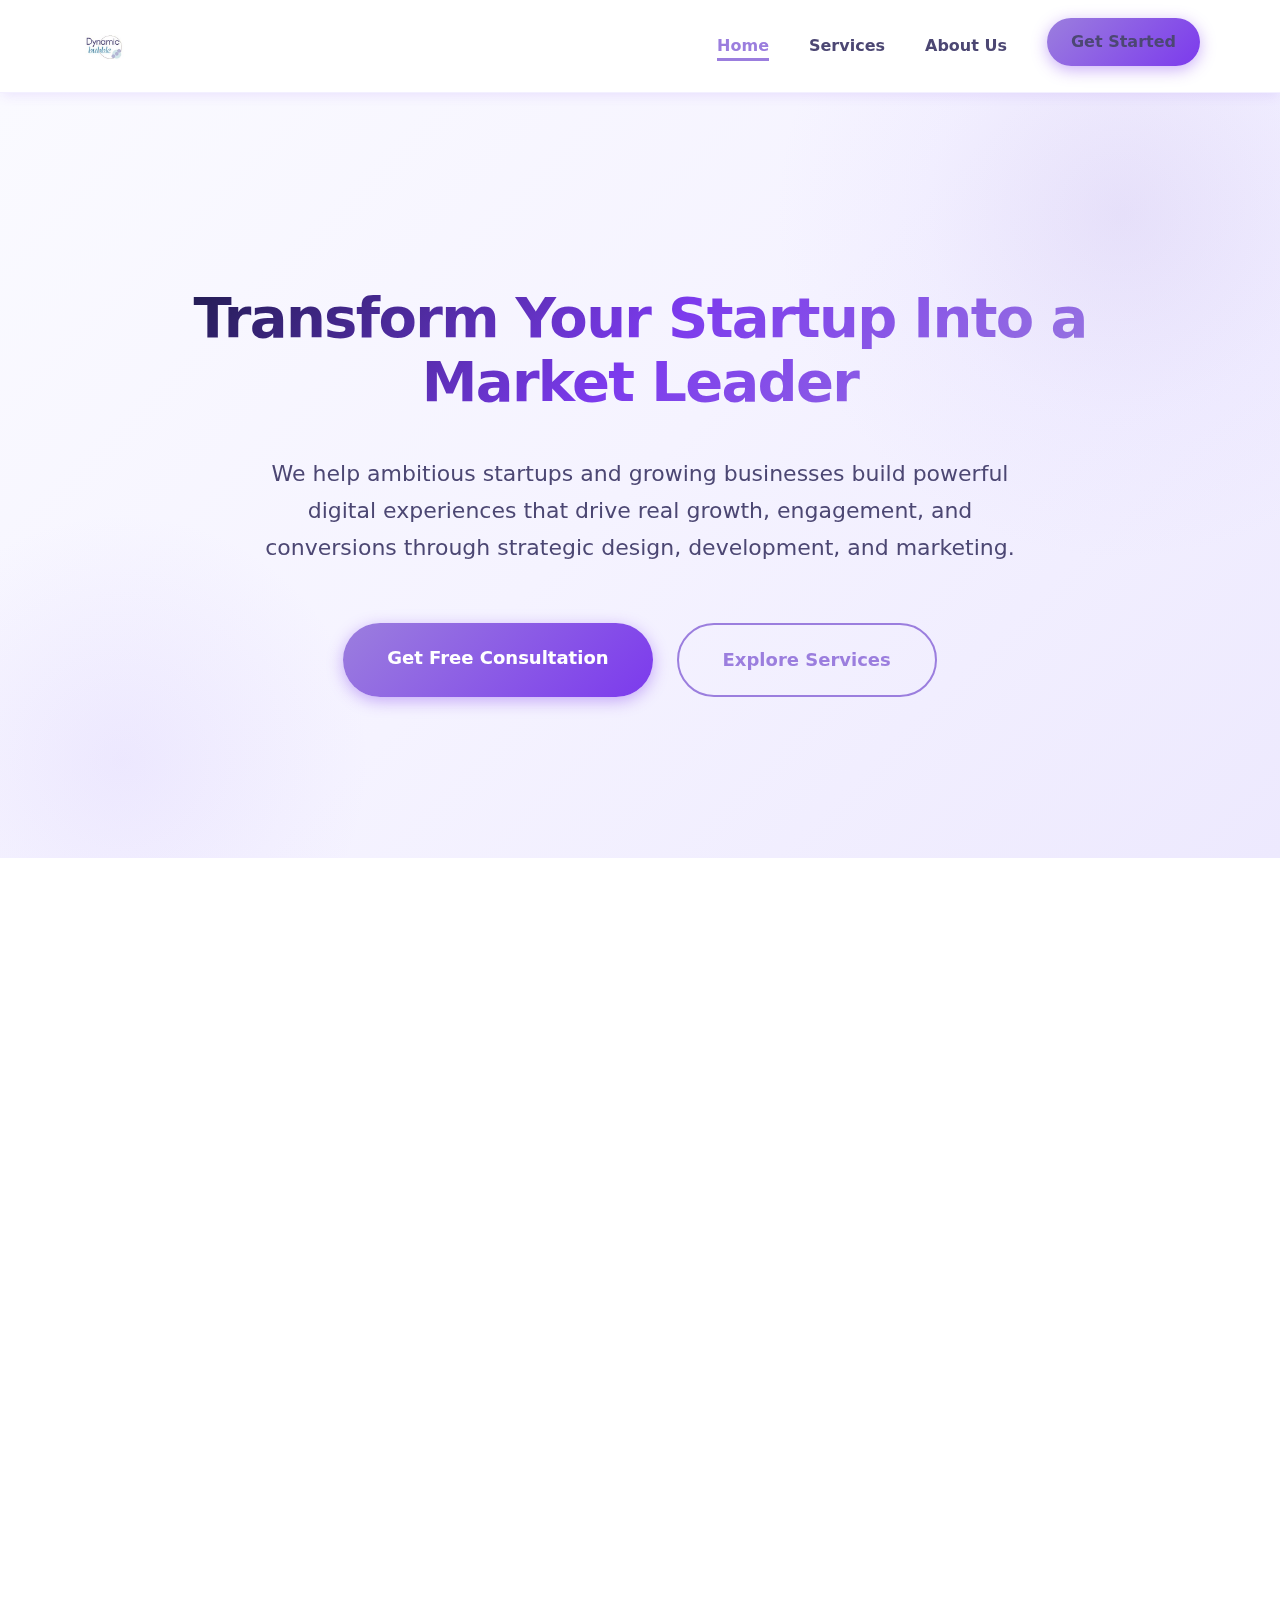
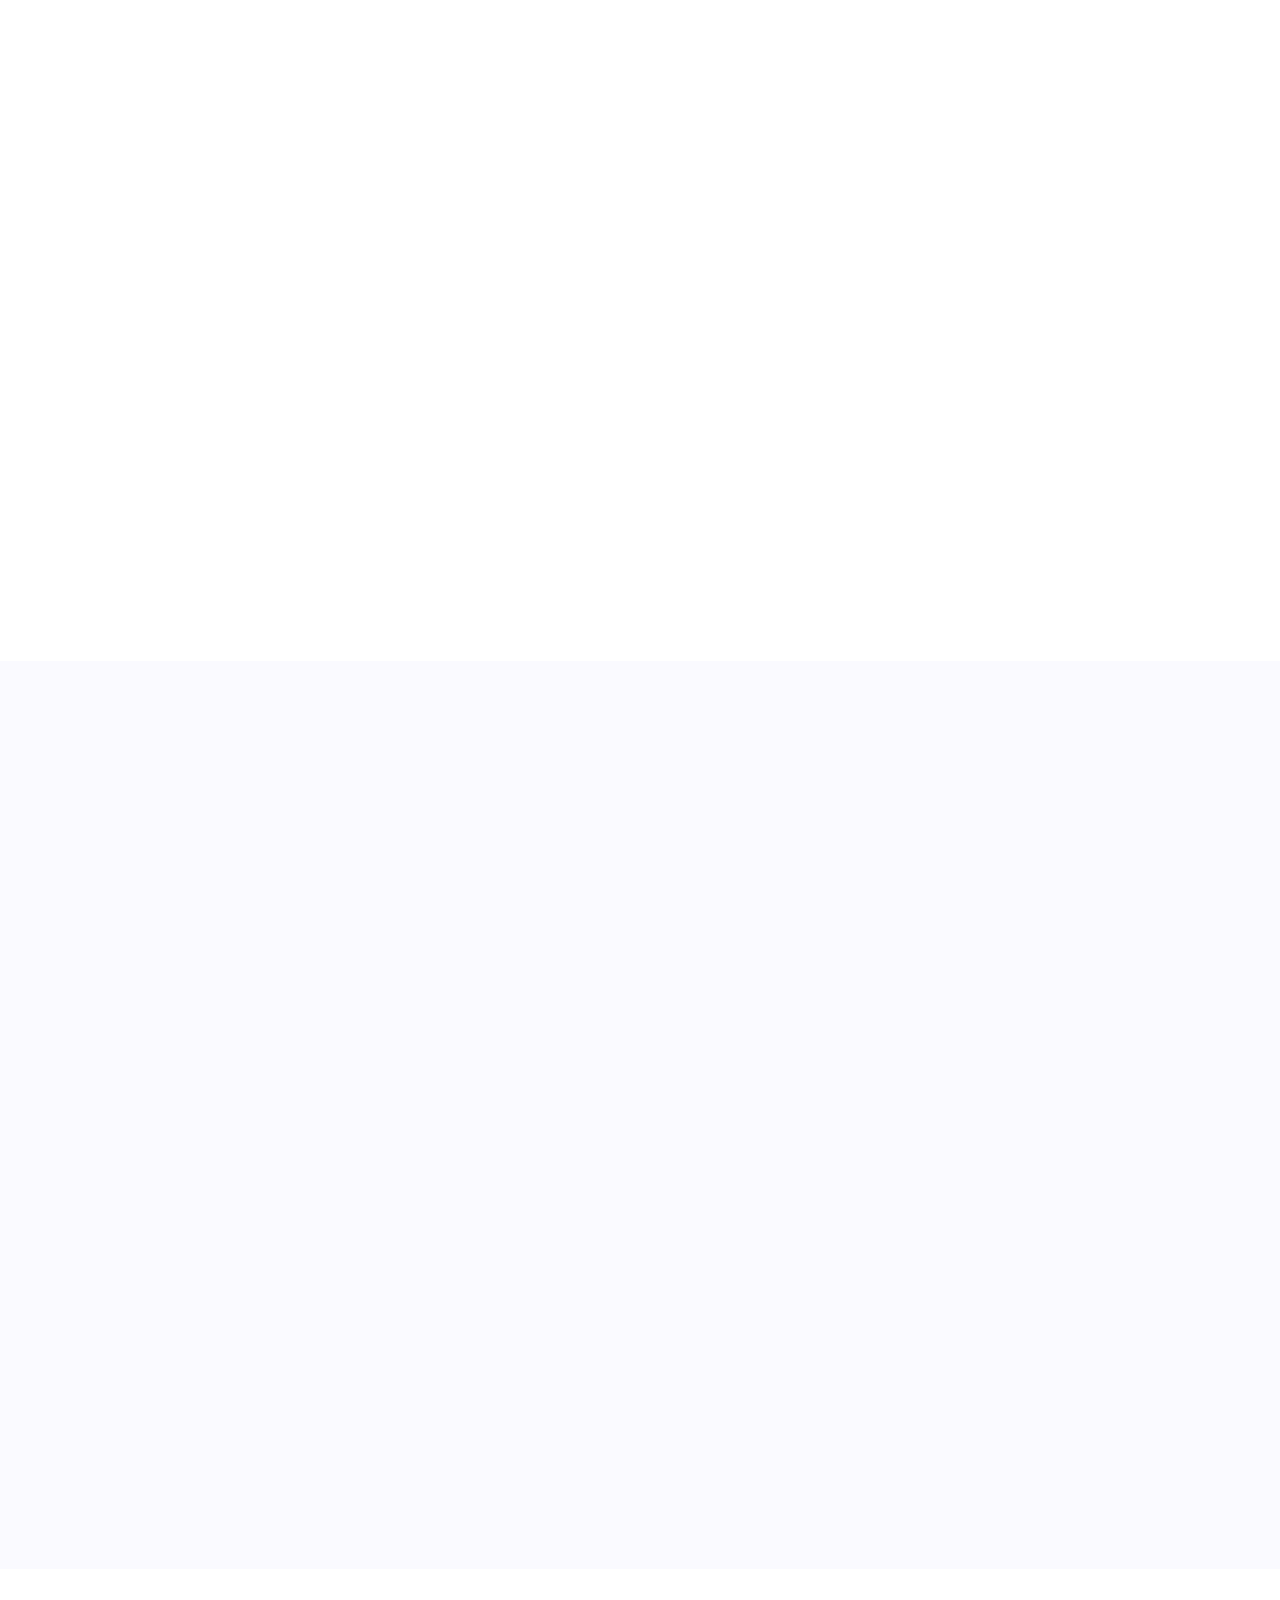
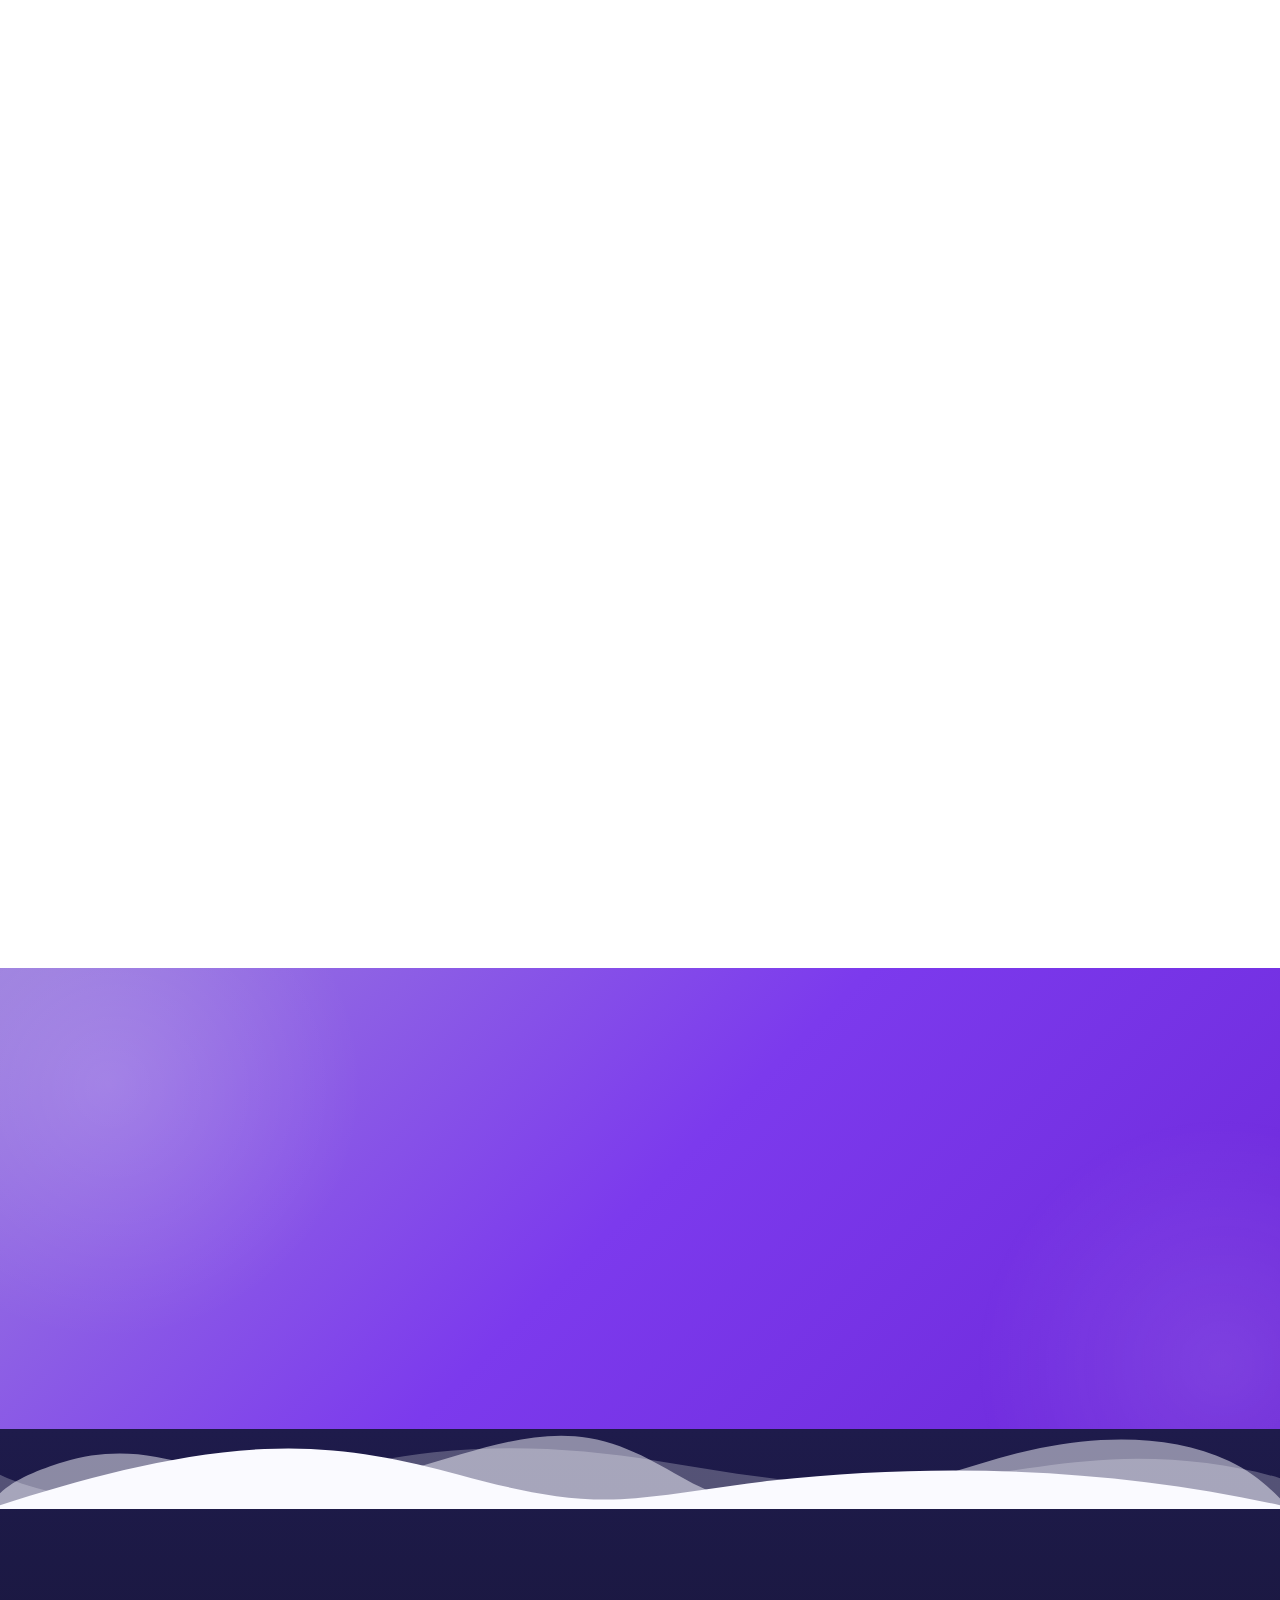
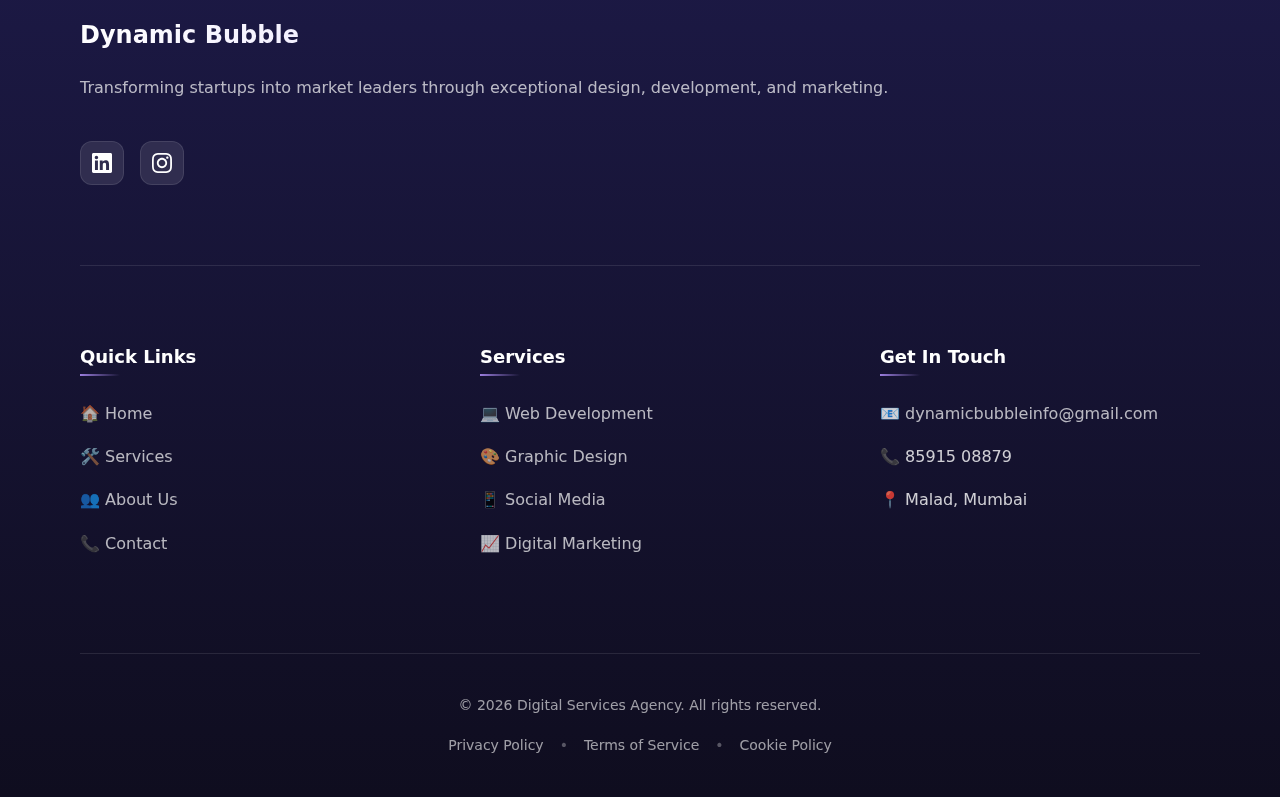
<file: index.html>
<!DOCTYPE html>
<html lang="en">

<head>
    <meta charset="UTF-8">
    <meta name="viewport" content="width=device-width, initial-scale=1.0">
    <meta name="description"
        content="Transform your startup into a market leader with premium web development, graphic design, social media management, and digital marketing services.">
    <meta name="keywords"
        content="web development, graphic design, social media management, digital marketing, startup services">
    <meta name="author" content="Digital Services Agency">

    <!-- Open Graph / Social Media -->
    <meta property="og:type" content="website">
    <meta property="og:title" content="Digital Services Agency - Transform Your Startup Into a Market Leader">
    <meta property="og:description" content="Design, Development & Marketing That Drives Real Growth">
    <meta property="og:image" content="og-image.jpg">

    <title>Digital Services Agency - Transform Your Startup Into a Market Leader</title>

    <link rel="stylesheet" href="css/styles.css">
</head>

<body>
    <!-- Navigation -->
    <nav class="navbar" role="navigation" aria-label="Main navigation">
        <div class="container">
            <a href="index.html" class="navbar-brand" aria-label="Home">
                <img src="assets/images/dynamic_bubble_logo.jpg" alt="Dynamic Bubble">
            </a>

            <button class="mobile-menu-toggle" aria-label="Toggle navigation menu" aria-expanded="false">
                <svg xmlns="http://www.w3.org/2000/svg" fill="none" viewBox="0 0 24 24" stroke="currentColor">
                    <path stroke-linecap="round" stroke-linejoin="round" stroke-width="2" d="M4 6h16M4 12h16M4 18h16" />
                </svg>
            </button>

            <ul class="navbar-menu">
                <li><a href="index.html">Home</a></li>
                <li><a href="pages/services.html">Services</a></li>
                <li><a href="pages/about.html">About Us</a></li>
                <li><a href="pages/contact.html" class="btn btn-primary" style="padding: 0.625rem 1.5rem;">Get
                        Started</a>
                </li>
            </ul>
        </div>
    </nav>

    <!-- Hero Section -->
    <section class="hero" id="hero">
        <div class="container">
            <div class="hero-content fade-in-up">
                <h1>Transform Your Startup Into a Market Leader</h1>
                <p class="hero-subtitle">
                    We help ambitious startups and growing businesses build powerful digital experiences that drive real
                    growth, engagement, and conversions through strategic design, development, and marketing.
                </p>
                <div class="hero-cta">
                    <a href="pages/contact.html" class="btn btn-primary btn-lg">Get Free Consultation</a>
                    <a href="pages/services.html" class="btn btn-secondary btn-lg">Explore Services</a>
                </div>
            </div>
        </div>
    </section>

    <!-- Services Overview Section -->
    <section class="section section-alt" id="services">
        <div class="container">
            <div class="section-header scroll-reveal">
                <h2>Services That Drive Growth</h2>
                <p>Comprehensive digital solutions designed to accelerate your business and maximize ROI</p>
            </div>

            <div class="grid grid-4">
                <div class="card scroll-reveal">
                    <div class="card-icon">💻</div>
                    <h3>Web Development</h3>
                    <p>Lightning-fast, conversion-optimized websites and web applications that captivate users and drive
                        business results.</p>
                    <a href="pages/services.html#web-development" class="card-link">
                        Learn More →
                    </a>
                </div>

                <div class="card scroll-reveal">
                    <div class="card-icon">🎨</div>
                    <h3>Graphic Design</h3>
                    <p>Stunning visual identities and brand assets that make your business unforgettable and build
                        instant credibility.</p>
                    <a href="pages/services.html#graphic-design" class="card-link">
                        Learn More →
                    </a>
                </div>

                <div class="card scroll-reveal">
                    <div class="card-icon">📱</div>
                    <h3>Social Media Management</h3>
                    <p>Strategic content and community management that turns followers into loyal customers and brand
                        advocates.</p>
                    <a href="pages/services.html#social-media" class="card-link">
                        Learn More →
                    </a>
                </div>

                <div class="card scroll-reveal">
                    <div class="card-icon">📈</div>
                    <h3>Digital Marketing</h3>
                    <p>Data-driven campaigns across SEO, PPC, and email that generate qualified leads and maximize your
                        advertising ROI.</p>
                    <a href="pages/services.html#digital-marketing" class="card-link">
                        Learn More →
                    </a>
                </div>
            </div>
        </div>
    </section>

    <!-- Why Choose Us Section -->
    <section class="section" id="benefits">
        <div class="container">
            <div class="section-header scroll-reveal">
                <h2>Why Startups Choose Us</h2>
                <p>We're not just service providers – we're growth partners committed to your success</p>
            </div>

            <div class="benefits-list">
                <div class="benefit-item scroll-reveal">
                    <div class="benefit-icon">🎯</div>
                    <div class="benefit-content">
                        <h4>Results-Driven Approach</h4>
                        <p>Every decision is backed by data and focused on achieving measurable business outcomes that
                            matter to you.</p>
                    </div>
                </div>

                <div class="benefit-item scroll-reveal">
                    <div class="benefit-icon">⚡</div>
                    <div class="benefit-content">
                        <h4>Fast Delivery</h4>
                        <p>We move at startup speed. Get your projects delivered on time without compromising on quality
                            or attention to detail.</p>
                    </div>
                </div>

                <div class="benefit-item scroll-reveal">
                    <div class="benefit-icon">💎</div>
                    <div class="benefit-content">
                        <h4>Transparent Pricing</h4>
                        <p>No hidden fees, no surprises. Clear, upfront pricing that respects your budget and delivers
                            exceptional value.</p>
                    </div>
                </div>

                <div class="benefit-item scroll-reveal">
                    <div class="benefit-icon">🤝</div>
                    <div class="benefit-content">
                        <h4>Dedicated Support</h4>
                        <p>You'll have a dedicated account manager who knows your business and is always available to
                            help you succeed.</p>
                    </div>
                </div>
            </div>
        </div>
    </section>

    <!-- Process Section -->
    <section class="section section-alt" id="process">
        <div class="container">
            <div class="section-header scroll-reveal">
                <h2>Our Proven Process</h2>
                <p>From initial concept to ongoing growth, we guide you through every step of your digital journey</p>
            </div>

            <div class="process-steps">
                <div class="process-step scroll-reveal">
                    <div class="process-number">1</div>
                    <h4>Discover</h4>
                    <p>We dive deep into your business goals, target audience, and competitive landscape</p>
                </div>

                <div class="process-step scroll-reveal">
                    <div class="process-number">2</div>
                    <h4>Design</h4>
                    <p>Create compelling strategies and beautiful designs tailored to your brand</p>
                </div>

                <div class="process-step scroll-reveal">
                    <div class="process-number">3</div>
                    <h4>Build</h4>
                    <p>Develop high-performance solutions using cutting-edge technology and best practices</p>
                </div>

                <div class="process-step scroll-reveal">
                    <div class="process-number">4</div>
                    <h4>Launch</h4>
                    <p>Deploy your project with thorough testing and a strategic go-to-market plan</p>
                </div>

                <div class="process-step scroll-reveal">
                    <div class="process-number">5</div>
                    <h4>Grow</h4>
                    <p>Continuously optimize and scale based on real performance data and insights</p>
                </div>
            </div>
        </div>
    </section>

    <!-- CTA Banner -->
    <section class="cta-banner" id="cta">
        <div class="container">
            <div class="scroll-reveal">
                <h2>Ready to Transform Your Business?</h2>
                <p>Join hundreds of successful startups who trust us with their digital presence. Get a free
                    consultation today.</p>
                <a href="pages/contact.html" class="btn btn-lg"
                    style="background-color: white; color: var(--color-primary);">
                    Schedule Free Consultation
                </a>
            </div>
        </div>
    </section>

    <!-- Footer -->
    <footer class="footer">
        <div class="footer-wave">
            <svg viewBox="0 0 1200 120" preserveAspectRatio="none">
                <path
                    d="M0,0V46.29c47.79,22.2,103.59,32.17,158,28,70.36-5.37,136.33-33.31,206.8-37.5C438.64,32.43,512.34,53.67,583,72.05c69.27,18,138.3,24.88,209.4,13.08,36.15-6,69.85-17.84,104.45-29.34C989.49,25,1113-14.29,1200,52.47V0Z"
                    opacity=".25"></path>
                <path
                    d="M0,0V15.81C13,36.92,27.64,56.86,47.69,72.05,99.41,111.27,165,111,224.58,91.58c31.15-10.15,60.09-26.07,89.67-39.8,40.92-19,84.73-46,130.83-49.67,36.26-2.85,70.9,9.42,98.6,31.56,31.77,25.39,62.32,62,103.63,73,40.44,10.79,81.35-6.69,119.13-24.28s75.16-39,116.92-43.05c59.73-5.85,113.28,22.88,168.9,38.84,30.2,8.66,59,6.17,87.09-7.5,22.43-10.89,48-26.93,60.65-49.24V0Z"
                    opacity=".5"></path>
                <path
                    d="M0,0V5.63C149.93,59,314.09,71.32,475.83,42.57c43-7.64,84.23-20.12,127.61-26.46,59-8.63,112.48,12.24,165.56,35.4C827.93,77.22,886,95.24,951.2,90c86.53-7,172.46-45.71,248.8-84.81V0Z">
                </path>
            </svg>
        </div>

        <div class="container">
            <div class="footer-top">
                <div class="footer-brand">
                    <h3>Dynamic Bubble</h3>
                    <p>Transforming startups into market leaders through exceptional design, development, and marketing.
                    </p>

                    <div class="footer-social">
                        <!-- <a href="#" class="social-link" aria-label="Facebook">
                            <svg xmlns="http://www.w3.org/2000/svg" fill="currentColor" viewBox="0 0 24 24">
                                <path
                                    d="M24 12.073c0-6.627-5.373-12-12-12s-12 5.373-12 12c0 5.99 4.388 10.954 10.125 11.854v-8.385H7.078v-3.47h3.047V9.43c0-3.007 1.792-4.669 4.533-4.669 1.312 0 2.686.235 2.686.235v2.953H15.83c-1.491 0-1.956.925-1.956 1.874v2.25h3.328l-.532 3.47h-2.796v8.385C19.612 23.027 24 18.062 24 12.073z" />
                            </svg>
                        </a> -->
                        <!-- <a href="#" class="social-link" aria-label="Twitter">
                            <svg xmlns="http://www.w3.org/2000/svg" fill="currentColor" viewBox="0 0 24 24">
                                <path
                                    d="M23.953 4.57a10 10 0 01-2.825.775 4.958 4.958 0 002.163-2.723c-.951.555-2.005.959-3.127 1.184a4.92 4.92 0 00-8.384 4.482C7.69 8.095 4.067 6.13 1.64 3.162a4.822 4.822 0 00-.666 2.475c0 1.71.87 3.213 2.188 4.096a4.904 4.904 0 01-2.228-.616v.06a4.923 4.923 0 003.946 4.827 4.996 4.996 0 01-2.212.085 4.936 4.936 0 004.604 3.417 9.867 9.867 0 01-6.102 2.105c-.39 0-.779-.023-1.17-.067a13.995 13.995 0 007.557 2.209c9.053 0 13.998-7.496 13.998-13.985 0-.21 0-.42-.015-.63A9.935 9.935 0 0024 4.59z" />
                            </svg>
                        </a> -->
                        <a href="https://www.linkedin.com/company/dynamic-bubble/" class="social-link"
                            aria-label="LinkedIn" target="_blank" rel="noopener noreferrer">
                            <svg xmlns="http://www.w3.org/2000/svg" fill="currentColor" viewBox="0 0 24 24">
                                <path
                                    d="M20.447 20.452h-3.554v-5.569c0-1.328-.027-3.037-1.852-3.037-1.853 0-2.136 1.445-2.136 2.939v5.667H9.351V9h3.414v1.561h.046c.477-.9 1.637-1.85 3.37-1.85 3.601 0 4.267 2.37 4.267 5.455v6.286zM5.337 7.433c-1.144 0-2.063-.926-2.063-2.065 0-1.138.92-2.063 2.063-2.063 1.14 0 2.064.925 2.064 2.063 0 1.139-.925 2.065-2.064 2.065zm1.782 13.019H3.555V9h3.564v11.452zM22.225 0H1.771C.792 0 0 .774 0 1.729v20.542C0 23.227.792 24 1.771 24h20.451C23.2 24 24 23.227 24 22.271V1.729C24 .774 23.2 0 22.222 0h.003z" />
                            </svg>
                        </a>
                        <a href="https://www.instagram.com/dynamic_bubble?igsh=MWFpODJnNHpxanZzbw==" class="social-link"
                            aria-label="Instagram" target="_blank" rel="noopener noreferrer">
                            <svg xmlns="http://www.w3.org/2000/svg" fill="currentColor" viewBox="0 0 24 24">
                                <path
                                    d="M12 0C8.74 0 8.333.015 7.053.072 5.775.132 4.905.333 4.14.63c-.789.306-1.459.717-2.126 1.384S.935 3.35.63 4.14C.333 4.905.131 5.775.072 7.053.012 8.333 0 8.74 0 12s.015 3.667.072 4.947c.06 1.277.261 2.148.558 2.913.306.788.717 1.459 1.384 2.126.667.666 1.336 1.079 2.126 1.384.766.296 1.636.499 2.913.558C8.333 23.988 8.74 24 12 24s3.667-.015 4.947-.072c1.277-.06 2.148-.262 2.913-.558.788-.306 1.459-.718 2.126-1.384.666-.667 1.079-1.335 1.384-2.126.296-.765.499-1.636.558-2.913.06-1.28.072-1.687.072-4.947s-.015-3.667-.072-4.947c-.06-1.277-.262-2.149-.558-2.913-.306-.789-.718-1.459-1.384-2.126C21.319 1.347 20.651.935 19.86.63c-.765-.297-1.636-.499-2.913-.558C15.667.012 15.26 0 12 0zm0 2.16c3.203 0 3.585.016 4.85.071 1.17.055 1.805.249 2.227.415.562.217.96.477 1.382.896.419.42.679.819.896 1.381.164.422.36 1.057.413 2.227.057 1.266.07 1.646.07 4.85s-.015 3.585-.074 4.85c-.061 1.17-.256 1.805-.421 2.227-.224.562-.479.96-.899 1.382-.419.419-.824.679-1.38.896-.42.164-1.065.36-2.235.413-1.274.057-1.649.07-4.859.07-3.211 0-3.586-.015-4.859-.074-1.171-.061-1.816-.256-2.236-.421-.569-.224-.96-.479-1.379-.899-.421-.419-.69-.824-.9-1.38-.165-.42-.359-1.065-.42-2.235-.045-1.26-.061-1.649-.061-4.844 0-3.196.016-3.586.061-4.861.061-1.17.255-1.814.42-2.234.21-.57.479-.96.9-1.381.419-.419.81-.689 1.379-.898.42-.166 1.051-.361 2.221-.421 1.275-.045 1.65-.06 4.859-.06l.045.03zm0 3.678c-3.405 0-6.162 2.76-6.162 6.162 0 3.405 2.76 6.162 6.162 6.162 3.405 0 6.162-2.76 6.162-6.162 0-3.405-2.76-6.162-6.162-6.162zM12 16c-2.21 0-4-1.79-4-4s1.79-4 4-4 4 1.79 4 4-1.79 4-4 4zm7.846-10.405c0 .795-.646 1.44-1.44 1.44-.795 0-1.44-.646-1.44-1.44 0-.794.646-1.439 1.44-1.439.793-.001 1.44.645 1.44 1.439z" />
                            </svg>
                        </a>
                    </div>
                </div>
            </div>

            <div class="footer-content">
                <div class="footer-section">
                    <h4>Quick Links</h4>
                    <ul class="footer-links">
                        <li><a href="index.html">🏠 Home</a></li>
                        <li><a href="pages/services.html">🛠️ Services</a></li>
                        <li><a href="pages/about.html">👥 About Us</a></li>
                        <li><a href="pages/contact.html">📞 Contact</a></li>
                    </ul>
                </div>

                <div class="footer-section">
                    <h4>Services</h4>
                    <ul class="footer-links">
                        <li><a href="pages/services.html#web-development">💻 Web Development</a></li>
                        <li><a href="pages/services.html#graphic-design">🎨 Graphic Design</a></li>
                        <li><a href="pages/services.html#social-media">📱 Social Media</a></li>
                        <li><a href="pages/services.html#digital-marketing">📈 Digital Marketing</a></li>
                    </ul>
                </div>

                <div class="footer-section">
                    <h4>Get In Touch</h4>
                    <ul class="footer-links">
                        <li>📧 <a href="mailto:dynamicbubbleinfo@gmail.com">dynamicbubbleinfo@gmail.com</a></li>
                        <li>📞 85915 08879</li>
                        <li>📍 Malad, Mumbai</li>
                    </ul>
                </div>
            </div>

            <div class="footer-bottom">
                <p>&copy; <span id="copyright-year">2026</span> Digital Services Agency. All rights reserved.</p>
                <div class="footer-bottom-links">
                    <a href="#">Privacy Policy</a>
                    <span>•</span>
                    <a href="#">Terms of Service</a>
                    <span>•</span>
                    <a href="#">Cookie Policy</a>
                </div>
            </div>
        </div>
    </footer>

    <script src="js/script.js"></script>
</body>

</html>
</file>
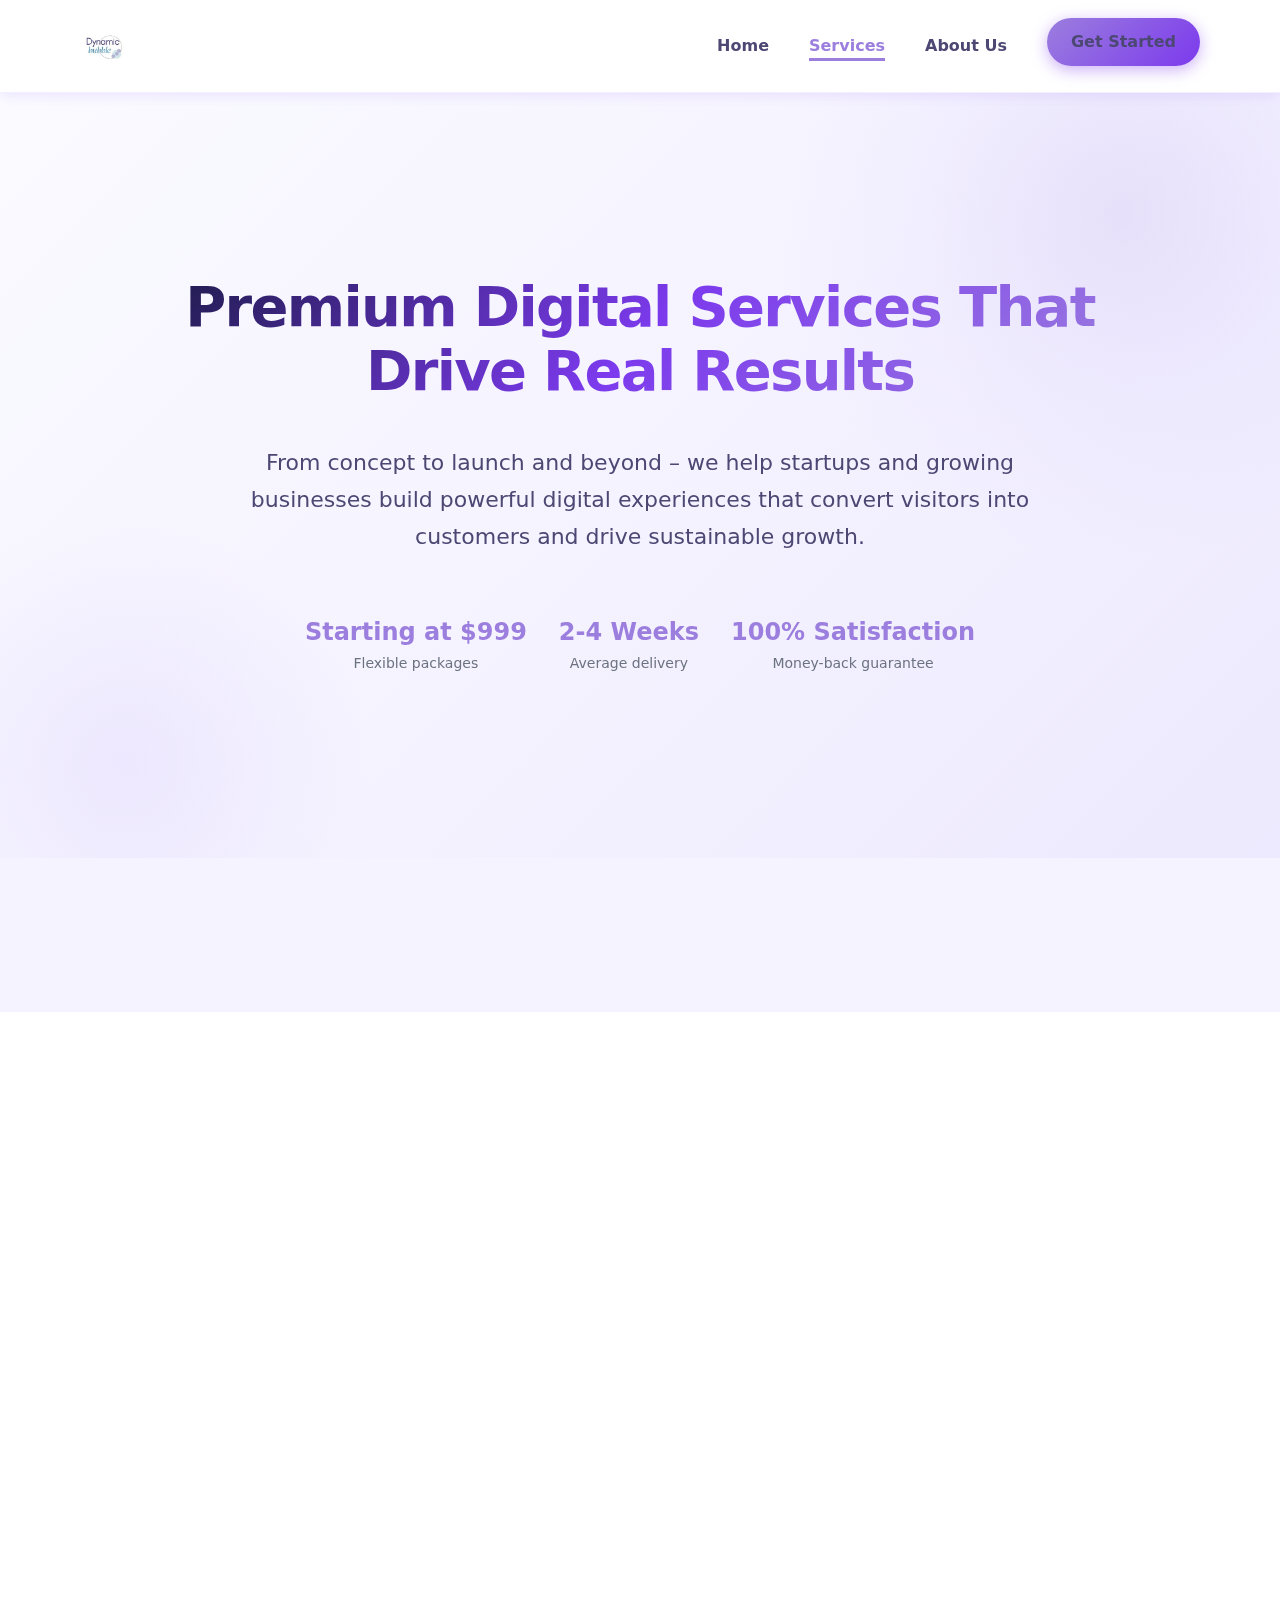
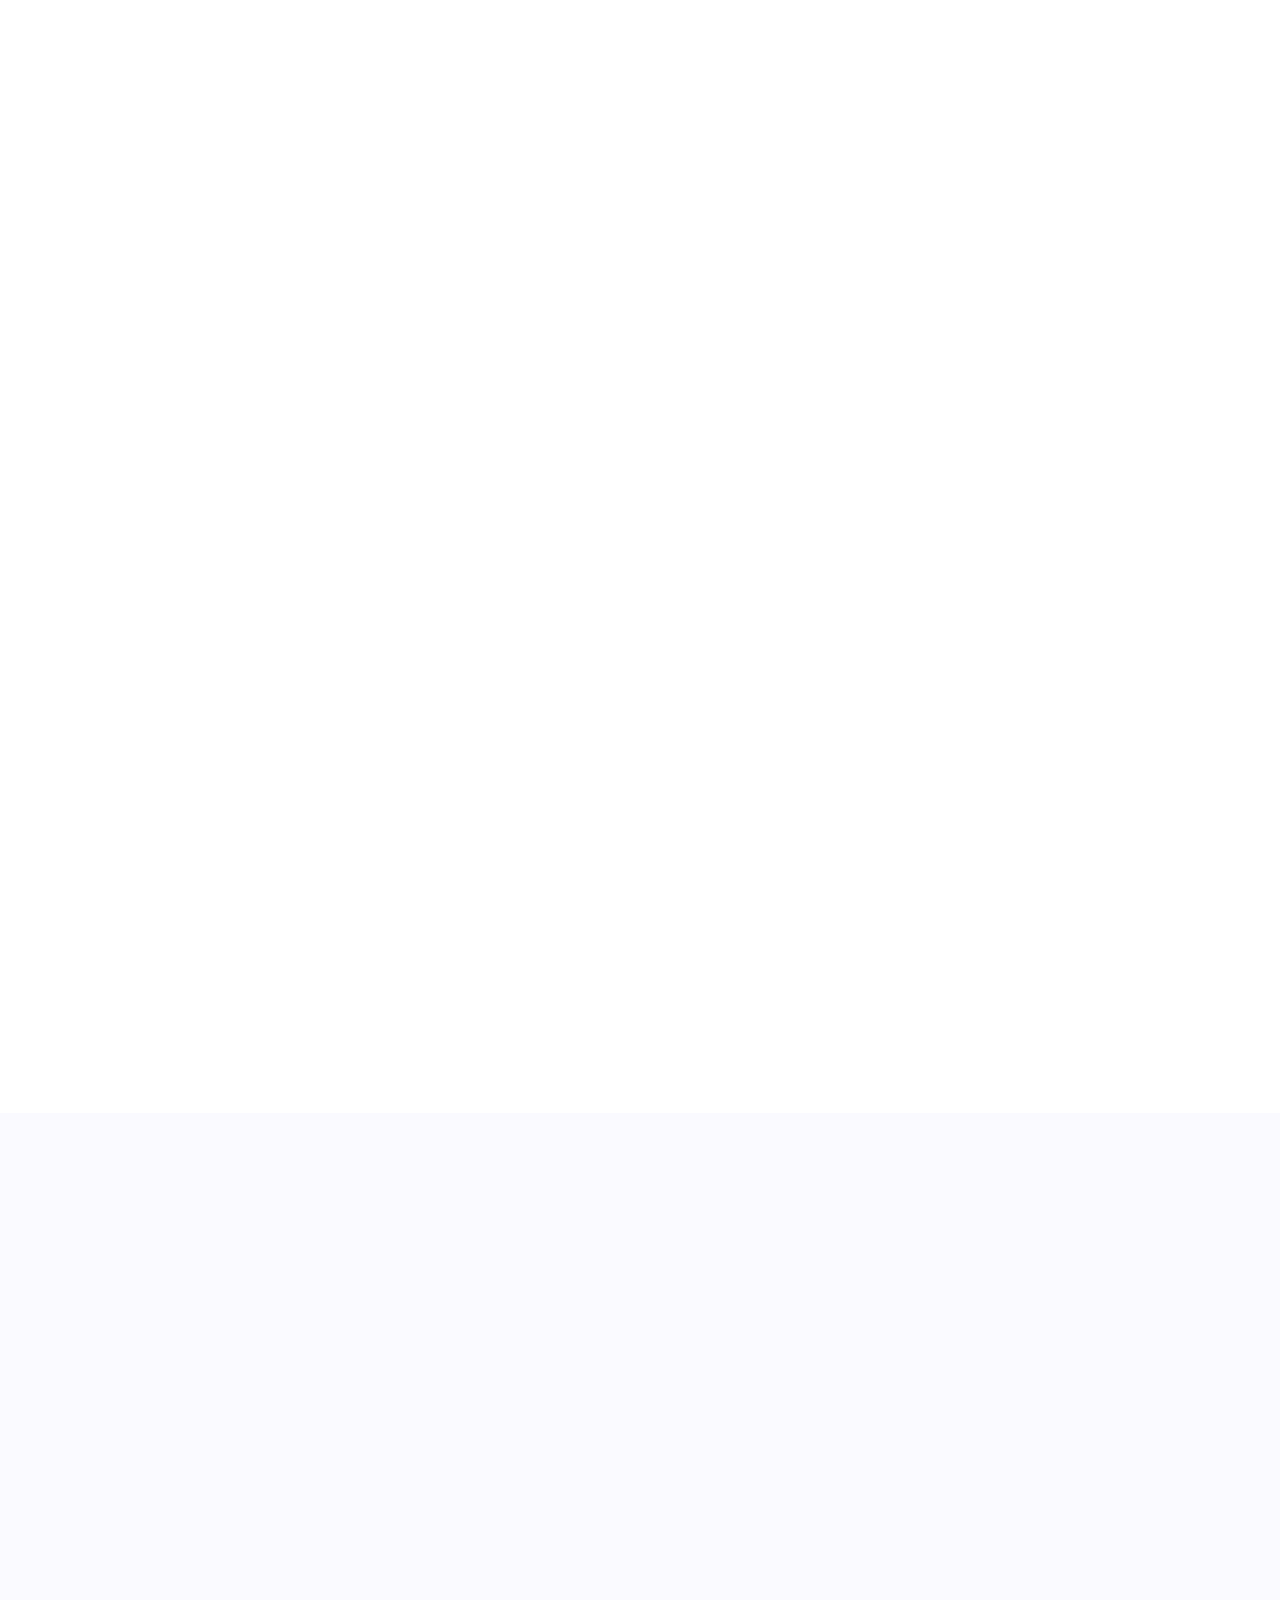
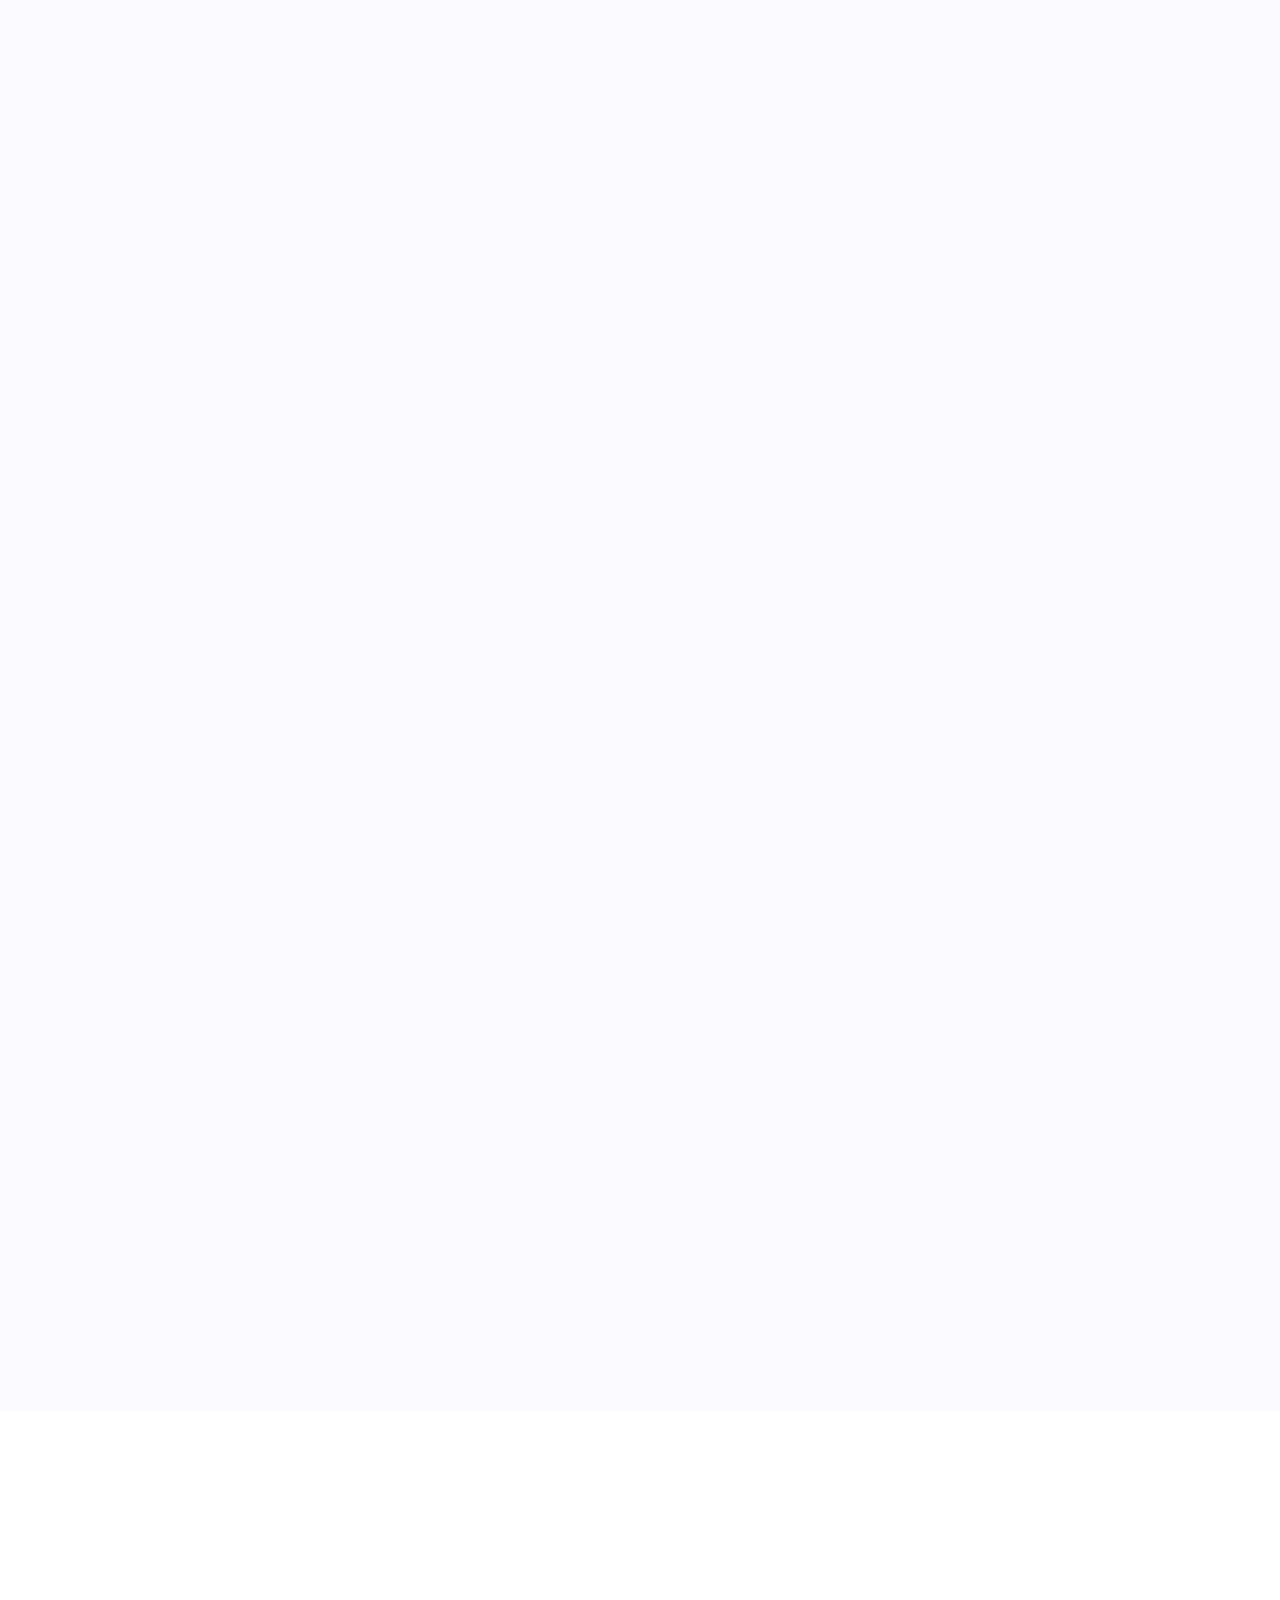
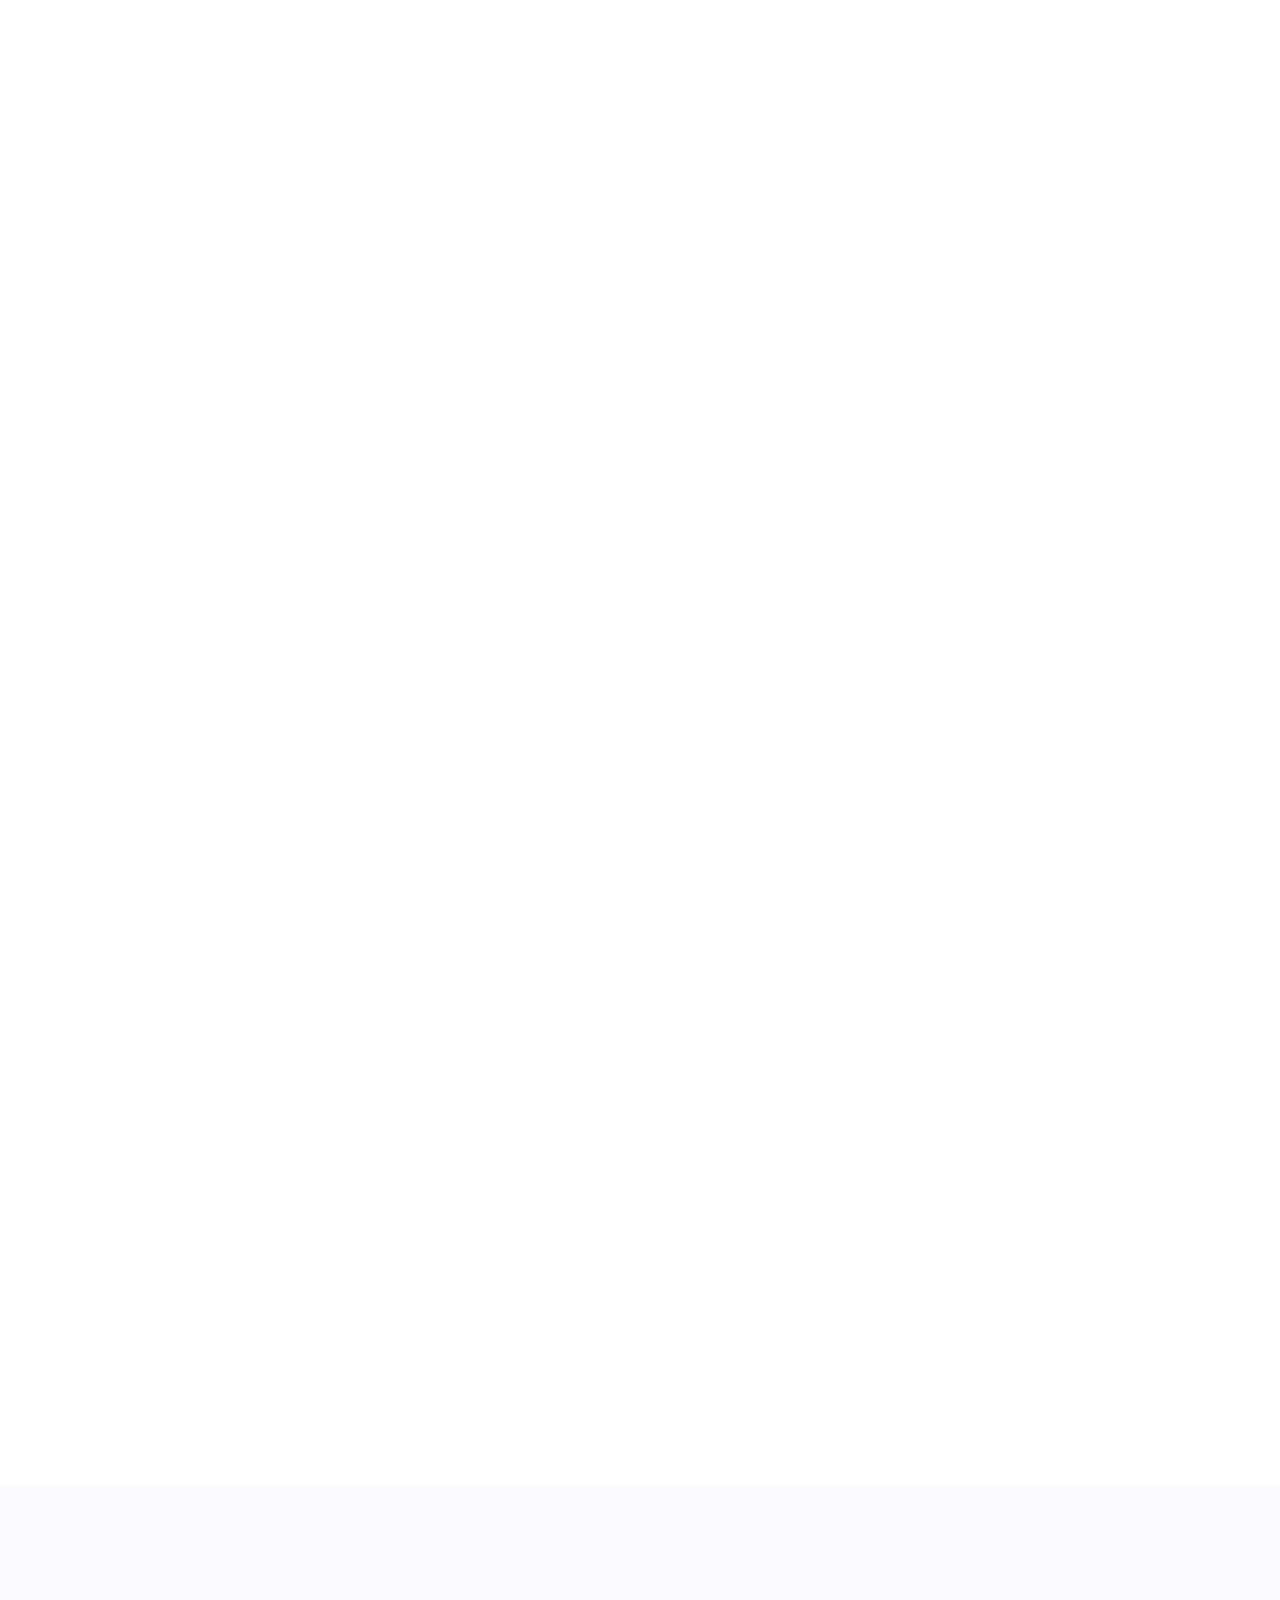
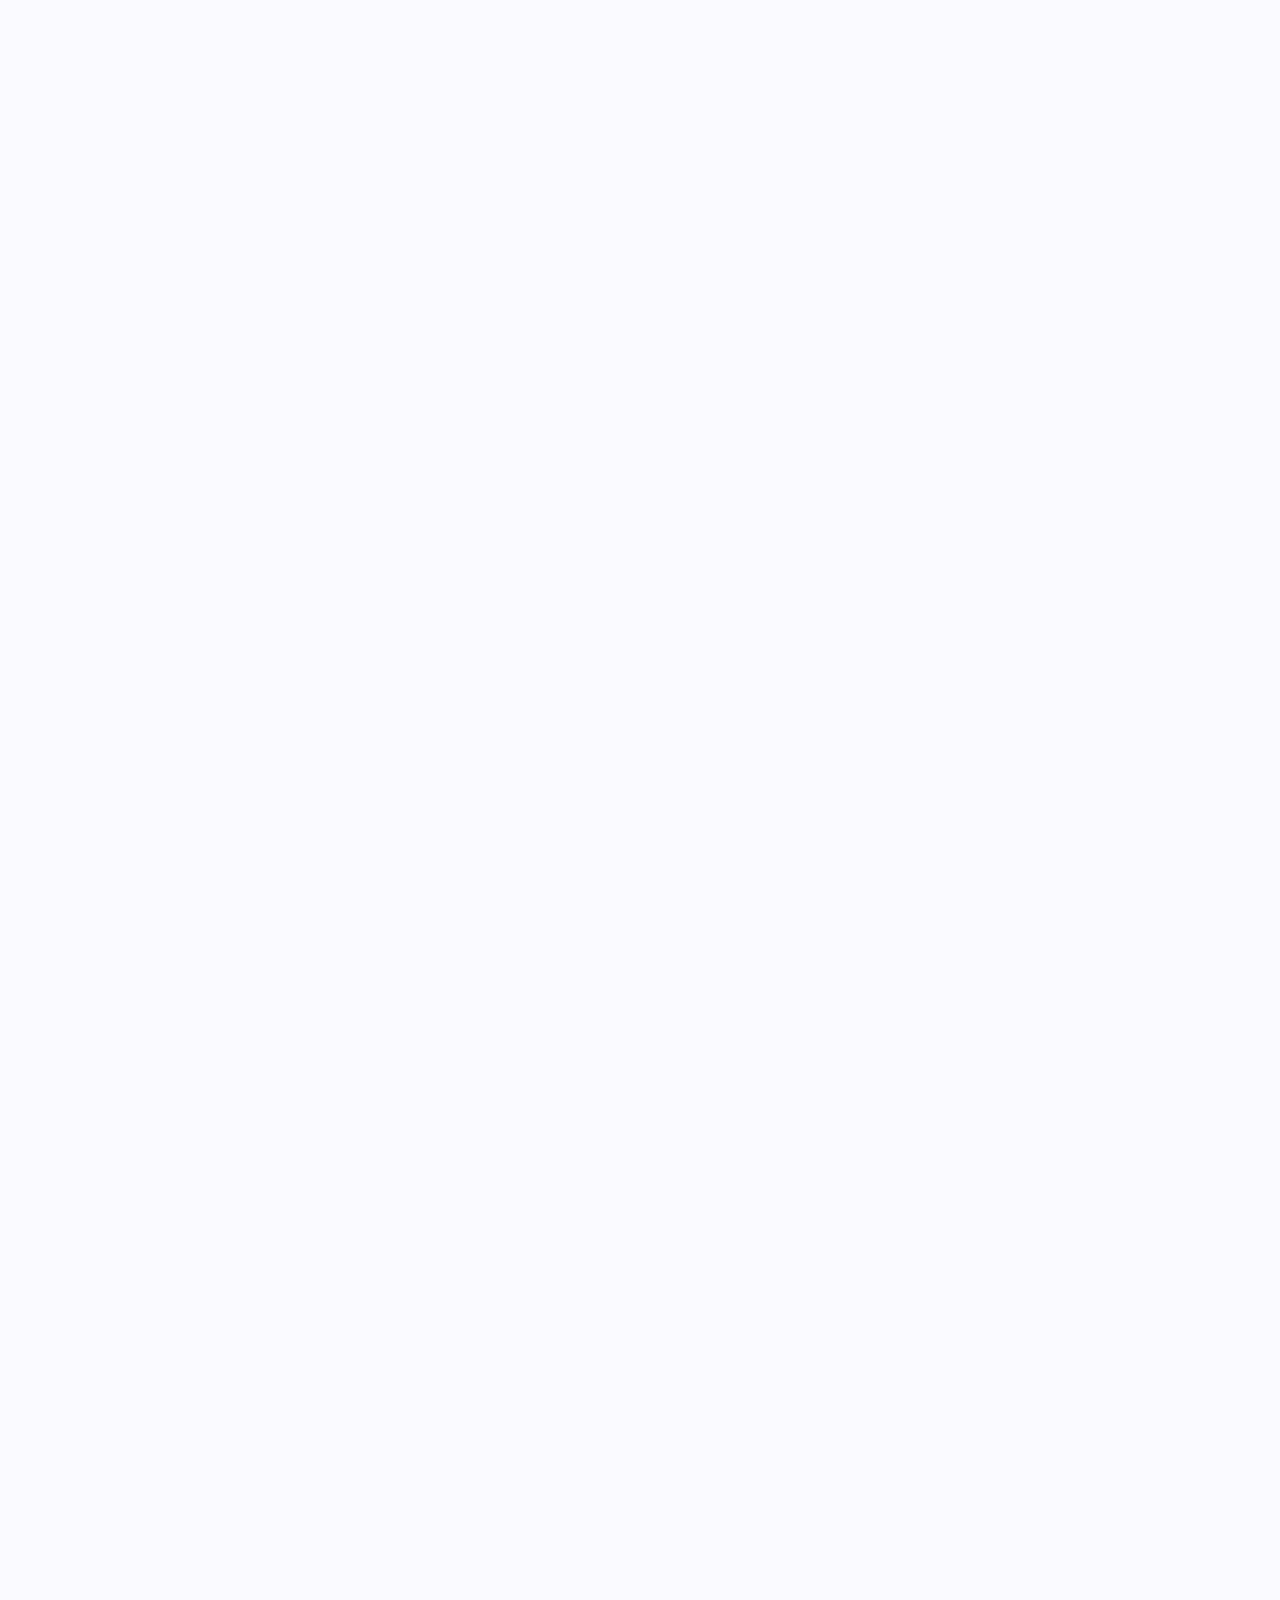
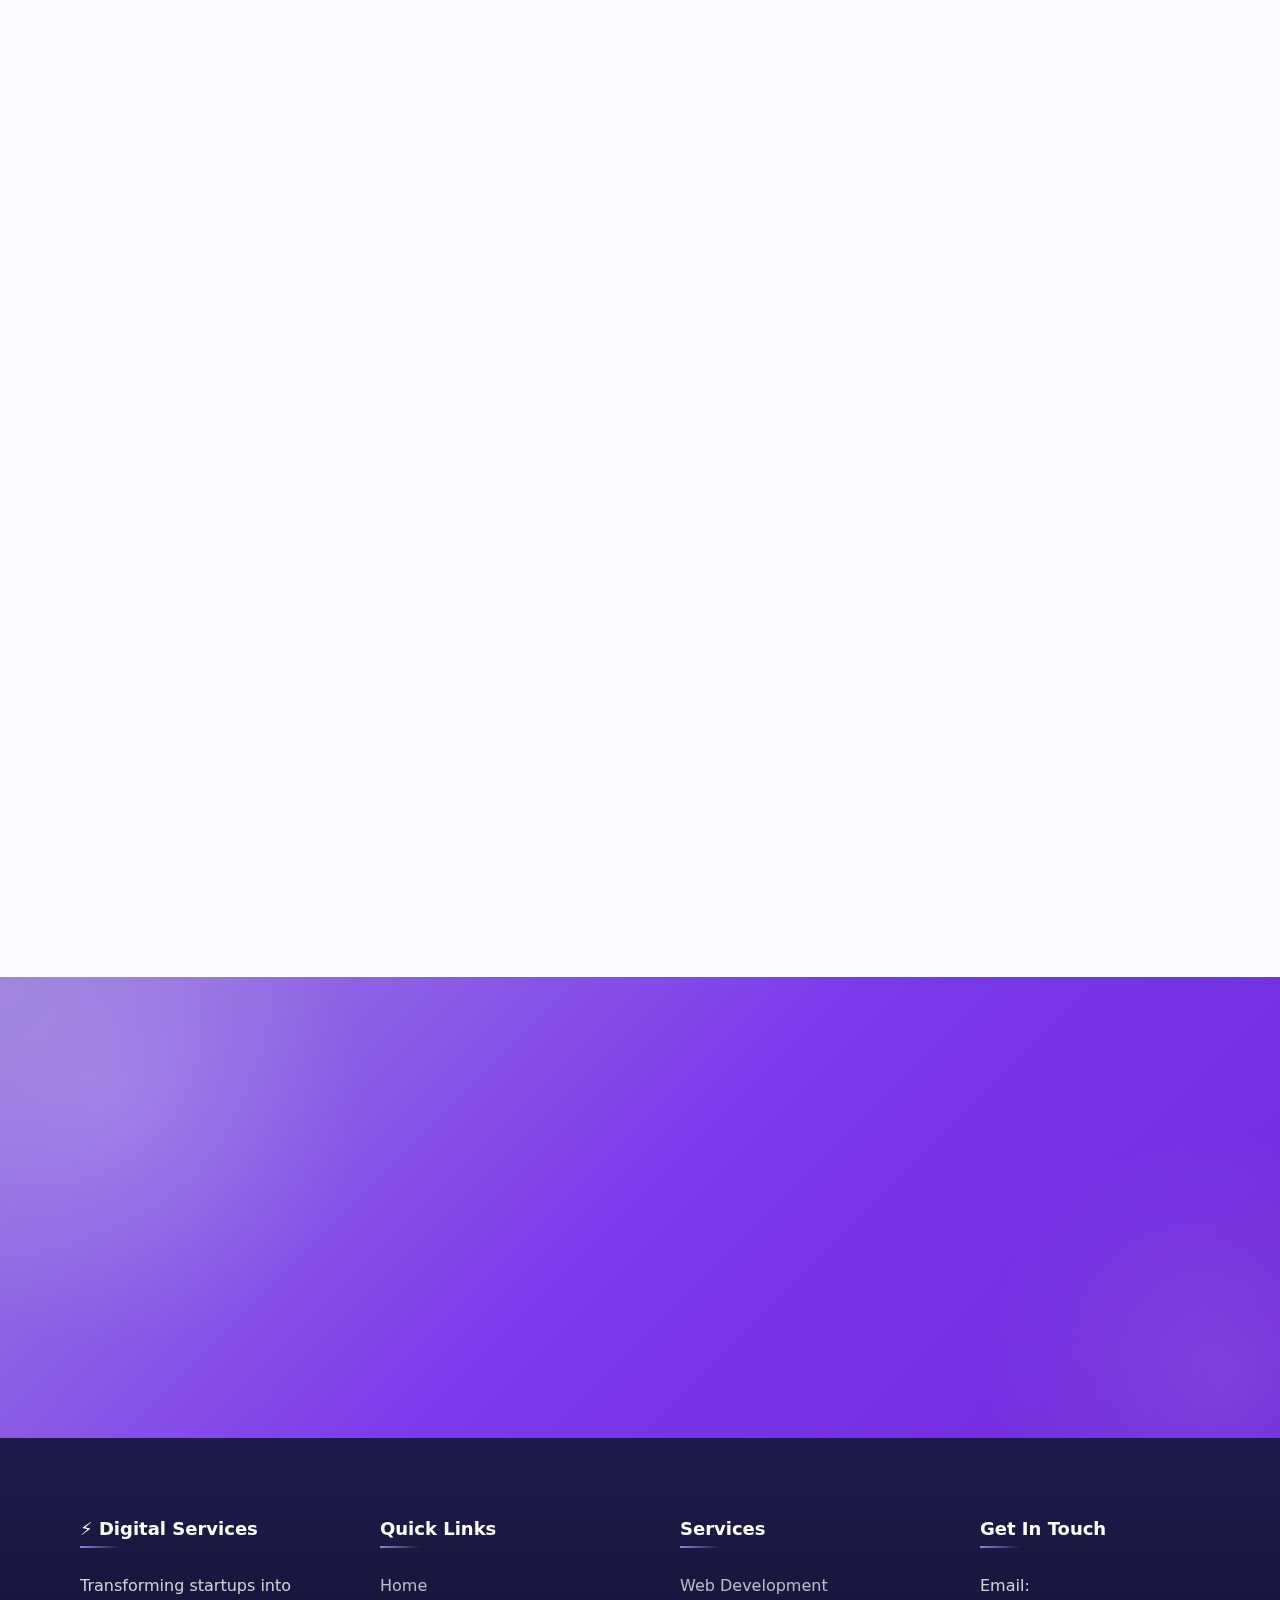
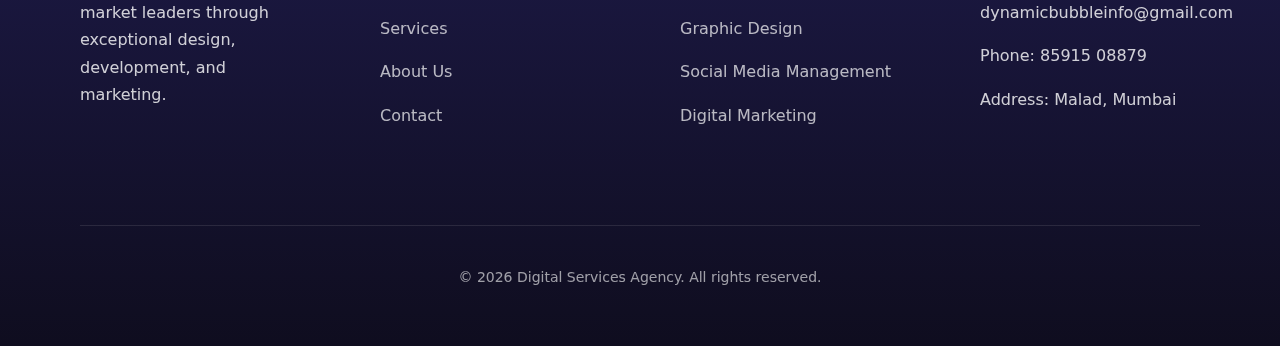
<file: pages/services.html>
<!DOCTYPE html>
<html lang="en">

<head>
    <meta charset="UTF-8">
    <meta name="viewport" content="width=device-width, initial-scale=1.0">
    <meta name="description"
        content="Comprehensive digital services including web development, graphic design, social media management, and digital marketing for startups and growing businesses.">
    <meta name="keywords"
        content="web development services, graphic design agency, social media marketing, digital marketing solutions">
    <meta name="author" content="Digital Services Agency">

    <!-- Open Graph / Social Media -->
    <meta property="og:type" content="website">
    <meta property="og:title" content="Our Services - Digital Services Agency">
    <meta property="og:description" content="Premium digital services that drive growth for startups and businesses">

    <title>Our Services - Digital Services Agency</title>

    <link rel="stylesheet" href="../css/styles.css">
</head>

<body>
    <!-- Navigation -->
    <nav class="navbar" role="navigation" aria-label="Main navigation">
        <div class="container">
            <a href="../index.html" class="navbar-brand" aria-label="Home">
                <img src="../assets/images/dynamic_bubble_logo.jpg" alt="Dynamic Bubble">
            </a>

            <button class="mobile-menu-toggle" aria-label="Toggle navigation menu" aria-expanded="false">
                <svg xmlns="http://www.w3.org/2000/svg" fill="none" viewBox="0 0 24 24" stroke="currentColor">
                    <path stroke-linecap="round" stroke-linejoin="round" stroke-width="2" d="M4 6h16M4 12h16M4 18h16" />
                </svg>
            </button>

            <ul class="navbar-menu">
                <li><a href="../index.html">Home</a></li>
                <li><a href="services.html">Services</a></li>
                <li><a href="about.html">About Us</a></li>
                <li><a href="contact.html" class="btn btn-primary" style="padding: 0.625rem 1.5rem;">Get Started</a>
                </li>
            </ul>
        </div>
    </nav>

    <!-- Page Header -->
    <section class="hero" style="padding: 4rem 0;">
        <div class="container">
            <div class="hero-content fade-in-up">
                <h1>Premium Digital Services That Drive Real Results</h1>
                <p class="hero-subtitle">
                    From concept to launch and beyond – we help startups and growing businesses build powerful digital
                    experiences that convert visitors into customers and drive sustainable growth.
                </p>
                <div style="margin-top: 2rem; display: flex; gap: 2rem; justify-content: center; flex-wrap: wrap;">
                    <div style="text-align: center;">
                        <div style="font-size: 1.5rem; font-weight: 700; color: var(--color-primary);">Starting at $999
                        </div>
                        <div style="font-size: 0.875rem; color: var(--color-text-light);">Flexible packages</div>
                    </div>
                    <div style="text-align: center;">
                        <div style="font-size: 1.5rem; font-weight: 700; color: var(--color-primary);">2-4 Weeks</div>
                        <div style="font-size: 0.875rem; color: var(--color-text-light);">Average delivery</div>
                    </div>
                    <div style="text-align: center;">
                        <div style="font-size: 1.5rem; font-weight: 700; color: var(--color-primary);">100% Satisfaction
                        </div>
                        <div style="font-size: 0.875rem; color: var(--color-text-light);">Money-back guarantee</div>
                    </div>
                </div>
            </div>
        </div>
    </section>

    <!-- Trust Indicators -->
    <section class="section" style="padding: 2rem 0; background: var(--color-bg-alt);">
        <div class="container">
            <div class="grid grid-4">
                <div class="scroll-reveal" style="text-align: center;">
                    <div style="font-size: 2rem; margin-bottom: 0.5rem;">✅</div>
                    <div style="font-weight: 600; color: var(--color-text-dark);">No Long-Term Contracts</div>
                </div>
                <div class="scroll-reveal" style="text-align: center;">
                    <div style="font-size: 2rem; margin-bottom: 0.5rem;">🚀</div>
                    <div style="font-weight: 600; color: var(--color-text-dark);">Fast Turnaround Times</div>
                </div>
                <div class="scroll-reveal" style="text-align: center;">
                    <div style="font-size: 2rem; margin-bottom: 0.5rem;">💬</div>
                    <div style="font-weight: 600; color: var(--color-text-dark);">Direct Team Access</div>
                </div>
            </div>
        </div>
    </section>

    <!-- Web Development Service -->
    <section class="section section-alt service-detail" id="web-development">
        <div class="container">
            <div class="service-detail-header scroll-reveal">
                <div class="card-icon" style="margin: 0 auto;">💻</div>
                <h2>Web Development for Startups</h2>
                <p>Build fast, scalable, and conversion-optimized digital experiences that users love</p>
            </div>

            <div class="service-detail-content">
                <div class="service-detail-card scroll-reveal">
                    <h4>What We Do</h4>
                    <ul>
                        <li>Custom website development from scratch</li>
                        <li>E-commerce platforms and online stores</li>
                        <li>Progressive web applications (PWAs)</li>
                        <li>Landing pages optimized for conversions</li>
                        <li>Website redesign and modernization</li>
                        <li>API development and third-party integrations</li>
                    </ul>
                </div>

                <div class="service-detail-card scroll-reveal">
                    <h4>Key Benefits</h4>
                    <ul>
                        <li>Lightning-fast performance (3s load time or less)</li>
                        <li>Mobile-first responsive design</li>
                        <li>SEO-optimized architecture</li>
                        <li>Scalable infrastructure for growth</li>
                        <li>Clean, maintainable codebase</li>
                        <li>Comprehensive testing and quality assurance</li>
                    </ul>
                </div>

                <div class="service-detail-card scroll-reveal">
                    <h4>Example Outcomes</h4>
                    <ul>
                        <li>40% increase in conversion rates</li>
                        <li>60% improvement in page load speed</li>
                        <li>3x growth in organic search traffic</li>
                        <li>50% reduction in bounce rate</li>
                        <li>Scalable platform supporting 10x user growth</li>
                        <li>Modern tech stack reducing development costs</li>
                    </ul>
                </div>
            </div>

            <div class="scroll-reveal" style="margin-top: 3rem;">
                <div class="card"
                    style="background: linear-gradient(135deg, var(--color-primary-dark), var(--color-primary)); color: white; text-align: center;">
                    <h3 style="color: white; margin-bottom: 1rem;">💎 Starter Package: $1,999</h3>
                    <p style="color: rgba(255,255,255,0.9); margin-bottom: 1.5rem;">Perfect for startups looking to
                        establish their online presence with a professional, conversion-optimized website.</p>
                    <ul
                        style="list-style: none; padding: 0; margin-bottom: 2rem; text-align: left; max-width: 600px; margin-left: auto; margin-right: auto;">
                        <li style="color: rgba(255,255,255,0.95); margin-bottom: 0.5rem;">✓ Up to 5 custom pages</li>
                        <li style="color: rgba(255,255,255,0.95); margin-bottom: 0.5rem;">✓ Mobile-responsive design
                        </li>
                        <li style="color: rgba(255,255,255,0.95); margin-bottom: 0.5rem;">✓ SEO optimization</li>
                        <li style="color: rgba(255,255,255,0.95); margin-bottom: 0.5rem;">✓ Contact forms & integrations
                        </li>
                        <li style="color: rgba(255,255,255,0.95); margin-bottom: 0.5rem;">✓ 30 days of free support</li>
                        <li style="color: rgba(255,255,255,0.95);">✓ 2-week delivery</li>
                    </ul>
                    <a href="contact.html" class="btn btn-lg"
                        style="background-color: white; color: var(--color-primary);">Start Your Web Project →</a>
                </div>
            </div>
        </div>
    </section>

    <!-- Graphic Design Service -->
    <section class="section service-detail" id="graphic-design">
        <div class="container">
            <div class="service-detail-header scroll-reveal">
                <div class="card-icon" style="margin: 0 auto;">🎨</div>
                <h2>Graphic Design</h2>
                <p>Create a powerful visual identity that builds trust and sets you apart from competitors</p>
            </div>

            <div class="service-detail-content">
                <div class="service-detail-card scroll-reveal">
                    <h4>What We Do</h4>
                    <ul>
                        <li>Brand identity and logo design</li>
                        <li>Marketing collateral and brochures</li>
                        <li>Social media graphics and templates</li>
                        <li>Presentation and pitch deck design</li>
                        <li>Packaging and product design</li>
                        <li>Infographics and data visualization</li>
                    </ul>
                </div>

                <div class="service-detail-card scroll-reveal">
                    <h4>Key Benefits</h4>
                    <ul>
                        <li>Memorable brand identity that stands out</li>
                        <li>Professional credibility from day one</li>
                        <li>Consistent visual language across all channels</li>
                        <li>High-impact designs that drive engagement</li>
                        <li>Unlimited revisions until perfect</li>
                        <li>Full ownership and usage rights</li>
                    </ul>
                </div>

                <div class="service-detail-card scroll-reveal">
                    <h4>Example Outcomes</h4>
                    <ul>
                        <li>85% increase in brand recognition</li>
                        <li>Complete brand refresh in 2 weeks</li>
                        <li>200% boost in social media engagement</li>
                        <li>Professional pitch decks securing funding</li>
                        <li>Unified brand experience across touchpoints</li>
                        <li>Eye-catching designs that convert viewers</li>
                    </ul>
                </div>
            </div>

            <div class="scroll-reveal" style="margin-top: 3rem;">
                <div class="card"
                    style="background: linear-gradient(135deg, var(--color-primary-dark), var(--color-primary)); color: white; text-align: center;">
                    <h3 style="color: white; margin-bottom: 1rem;">🎨 Brand Identity Package: $1,499</h3>
                    <p style="color: rgba(255,255,255,0.9); margin-bottom: 1.5rem;">Everything you need to create a
                        professional, memorable brand that stands out from competitors.</p>
                    <ul
                        style="list-style: none; padding: 0; margin-bottom: 2rem; text-align: left; max-width: 600px; margin-left: auto; margin-right: auto;">
                        <li style="color: rgba(255,255,255,0.95); margin-bottom: 0.5rem;">✓ Custom logo design (3
                            concepts)</li>
                        <li style="color: rgba(255,255,255,0.95); margin-bottom: 0.5rem;">✓ Brand style guide</li>
                        <li style="color: rgba(255,255,255,0.95); margin-bottom: 0.5rem;">✓ Business card design</li>
                        <li style="color: rgba(255,255,255,0.95); margin-bottom: 0.5rem;">✓ Social media templates</li>
                        <li style="color: rgba(255,255,255,0.95); margin-bottom: 0.5rem;">✓ Unlimited revisions</li>
                        <li style="color: rgba(255,255,255,0.95);">✓ All source files included</li>
                    </ul>
                    <a href="contact.html" class="btn btn-lg"
                        style="background-color: white; color: var(--color-primary);">Transform Your Brand →</a>
                </div>
            </div>
        </div>
    </section>

    <!-- Social Media Management Service -->
    <section class="section section-alt service-detail" id="social-media">
        <div class="container">
            <div class="service-detail-header scroll-reveal">
                <div class="card-icon" style="margin: 0 auto;">📱</div>
                <h2>Social Media Management</h2>
                <p>Build an engaged community and turn followers into loyal customers</p>
            </div>

            <div class="service-detail-content">
                <div class="service-detail-card scroll-reveal">
                    <h4>What We Do</h4>
                    <ul>
                        <li>Social media strategy and planning</li>
                        <li>Content creation and copywriting</li>
                        <li>Daily posting and community management</li>
                        <li>Influencer outreach and partnerships</li>
                        <li>Social media advertising campaigns</li>
                        <li>Analytics and performance reporting</li>
                    </ul>
                </div>

                <div class="service-detail-card scroll-reveal">
                    <h4>Key Benefits</h4>
                    <ul>
                        <li>Consistent, high-quality content</li>
                        <li>Strategic posting for maximum reach</li>
                        <li>Active community engagement</li>
                        <li>Brand voice consistency</li>
                        <li>Data-driven content optimization</li>
                        <li>Crisis management and reputation control</li>
                    </ul>
                </div>

                <div class="service-detail-card scroll-reveal">
                    <h4>Example Outcomes</h4>
                    <ul>
                        <li>300% growth in follower count</li>
                        <li>5x increase in engagement rates</li>
                        <li>25% of sales attributed to social media</li>
                        <li>Daily community of active brand advocates</li>
                        <li>Viral content reaching millions</li>
                        <li>Reduced customer service response time by 70%</li>
                    </ul>
                </div>
            </div>

            <div class="scroll-reveal" style="margin-top: 3rem;">
                <div class="card"
                    style="background: linear-gradient(135deg, var(--color-primary-dark), var(--color-primary)); color: white; text-align: center;">
                    <h3 style="color: white; margin-bottom: 1rem;">📱 Growth Package: $999/month</h3>
                    <p style="color: rgba(255,255,255,0.9); margin-bottom: 1.5rem;">Build an engaged community and drive
                        consistent traffic from social media on autopilot.</p>
                    <ul
                        style="list-style: none; padding: 0; margin-bottom: 2rem; text-align: left; max-width: 600px; margin-left: auto; margin-right: auto;">
                        <li style="color: rgba(255,255,255,0.95); margin-bottom: 0.5rem;">✓ 20 custom posts per month
                        </li>
                        <li style="color: rgba(255,255,255,0.95); margin-bottom: 0.5rem;">✓ 2 platforms of your choice
                        </li>
                        <li style="color: rgba(255,255,255,0.95); margin-bottom: 0.5rem;">✓ Daily community management
                        </li>
                        <li style="color: rgba(255,255,255,0.95); margin-bottom: 0.5rem;">✓ Content calendar & strategy
                        </li>
                        <li style="color: rgba(255,255,255,0.95); margin-bottom: 0.5rem;">✓ Monthly analytics report
                        </li>
                        <li style="color: rgba(255,255,255,0.95);">✓ Cancel anytime</li>
                    </ul>
                    <a href="contact.html" class="btn btn-lg"
                        style="background-color: white; color: var(--color-primary);">Grow Your Social Presence →</a>
                </div>
            </div>
        </div>
    </section>

    <!-- Digital Marketing Service -->
    <section class="section service-detail" id="digital-marketing">
        <div class="container">
            <div class="service-detail-header scroll-reveal">
                <div class="card-icon" style="margin: 0 auto;">📈</div>
                <h2>Digital Marketing</h2>
                <p>Drive qualified leads and revenue with data-driven marketing campaigns</p>
            </div>

            <div class="service-detail-content">
                <div class="service-detail-card scroll-reveal">
                    <h4>What We Do</h4>
                    <ul>
                        <li>Search Engine Optimization (SEO)</li>
                        <li>Pay-Per-Click advertising (Google, Facebook, LinkedIn)</li>
                        <li>Email marketing campaigns</li>
                        <li>Content marketing and blogging</li>
                        <li>Marketing automation setup</li>
                        <li>Conversion rate optimization (CRO)</li>
                    </ul>
                </div>

                <div class="service-detail-card scroll-reveal">
                    <h4>Key Benefits</h4>
                    <ul>
                        <li>Qualified leads on autopilot</li>
                        <li>Maximum ROI from ad spend</li>
                        <li>First-page Google rankings</li>
                        <li>Automated nurture sequences</li>
                        <li>Detailed performance tracking</li>
                        <li>Continuous testing and optimization</li>
                    </ul>
                </div>

                <div class="service-detail-card scroll-reveal">
                    <h4>Example Outcomes</h4>
                    <ul>
                        <li>400% increase in organic traffic</li>
                        <li>5:1 ROAS on paid advertising</li>
                        <li>50+ qualified leads per month</li>
                        <li>Top 3 rankings for target keywords</li>
                        <li>35% email open rates (2x industry average)</li>
                        <li>$100k+ in attributed revenue within 6 months</li>
                    </ul>
                </div>
            </div>

            <div class="scroll-reveal" style="margin-top: 3rem;">
                <div class="card"
                    style="background: linear-gradient(135deg, var(--color-primary-dark), var(--color-primary)); color: white; text-align: center;">
                    <h3 style="color: white; margin-bottom: 1rem;">📈 Marketing Accelerator: $1,499/month</h3>
                    <p style="color: rgba(255,255,255,0.9); margin-bottom: 1.5rem;">Drive qualified leads and revenue
                        with comprehensive, data-driven marketing campaigns.</p>
                    <ul
                        style="list-style: none; padding: 0; margin-bottom: 2rem; text-align: left; max-width: 600px; margin-left: auto; margin-right: auto;">
                        <li style="color: rgba(255,255,255,0.95); margin-bottom: 0.5rem;">✓ SEO optimization & link
                            building</li>
                        <li style="color: rgba(255,255,255,0.95); margin-bottom: 0.5rem;">✓ Google Ads management</li>
                        <li style="color: rgba(255,255,255,0.95); margin-bottom: 0.5rem;">✓ Email marketing campaigns
                        </li>
                        <li style="color: rgba(255,255,255,0.95); margin-bottom: 0.5rem;">✓ Content creation (4
                            blogs/month)</li>
                        <li style="color: rgba(255,255,255,0.95); margin-bottom: 0.5rem;">✓ Conversion optimization</li>
                        <li style="color: rgba(255,255,255,0.95);">✓ Dedicated account manager</li>
                    </ul>
                    <a href="contact.html" class="btn btn-lg"
                        style="background-color: white; color: var(--color-primary);">Scale Your Marketing →</a>
                </div>
            </div>
        </div>
    </section>

    <!-- CTA Banner -->
    <section class="section">
        <div class="container">
            <div class="section-header scroll-reveal">
                <h2>What Our Clients Say</h2>
                <p>Don't just take our word for it – hear from startups we've helped grow</p>
            </div>

            <div class="grid grid-3">
                <div class="card scroll-reveal" style="border-left: 4px solid var(--color-primary);">
                    <div style="margin-bottom: 1rem;">⭐⭐⭐⭐⭐</div>
                    <p style="font-style: italic; margin-bottom: 1rem;">"The team delivered our website in just 10 days
                        and it's already converting 3x better than our old site. Their attention to detail and
                        understanding of conversion optimization is remarkable."</p>
                    <div style="font-weight: 600; color: var(--color-primary);">Sarah Johnson</div>
                    <div style="font-size: 0.875rem; color: var(--color-text-light);">Founder, TechStart Inc.</div>
                </div>

                <div class="card scroll-reveal" style="border-left: 4px solid var(--color-primary);">
                    <div style="margin-bottom: 1rem;">⭐⭐⭐⭐⭐</div>
                    <p style="font-style: italic; margin-bottom: 1rem;">"Our social media engagement skyrocketed after
                        just 2 months. They really understand how to create content that resonates with our target
                        audience. Best investment we've made!"</p>
                    <div style="font-weight: 600; color: var(--color-primary);">Michael Chen</div>
                    <div style="font-size: 0.875rem; color: var(--color-text-light);">CEO, GrowthLabs</div>
                </div>

                <div class="card scroll-reveal" style="border-left: 4px solid var(--color-primary);">
                    <div style="margin-bottom: 1rem;">⭐⭐⭐⭐⭐</div>
                    <p style="font-style: italic; margin-bottom: 1rem;">"From branding to our full website, everything
                        exceeded expectations. They took time to understand our vision and delivered something that
                        perfectly represents our brand."</p>
                    <div style="font-weight: 600; color: var(--color-primary);">Emily Rodriguez</div>
                    <div style="font-size: 0.875rem; color: var(--color-text-light);">Co-founder, StyleHub</div>
                </div>
            </div>
        </div>
    </section>

    <section class="cta-banner">
        <div class="container">
            <div class="scroll-reveal">
                <h2>Not Sure Which Service You Need?</h2>
                <p>Schedule a free consultation and we'll create a custom growth plan tailored to your business goals.
                </p>
                <a href="contact.html" class="btn btn-lg" style="background-color: white; color: var(--color-primary);">
                    Get Free Consultation
                </a>
            </div>
        </div>
    </section>

    <!-- Footer -->
    <footer class="footer">
        <div class="container">
            <div class="footer-content">
                <div class="footer-section">
                    <h4>⚡ Digital Services</h4>
                    <p>Transforming startups into market leaders through exceptional design, development, and marketing.
                    </p>
                </div>

                <div class="footer-section">
                    <h4>Quick Links</h4>
                    <ul class="footer-links">
                        <li><a href="../index.html">Home</a></li>
                        <li><a href="services.html">Services</a></li>
                        <li><a href="about.html">About Us</a></li>
                        <li><a href="contact.html">Contact</a></li>
                    </ul>
                </div>

                <div class="footer-section">
                    <h4>Services</h4>
                    <ul class="footer-links">
                        <li><a href="services.html#web-development">Web Development</a></li>
                        <li><a href="services.html#graphic-design">Graphic Design</a></li>
                        <li><a href="services.html#social-media">Social Media Management</a></li>
                        <li><a href="services.html#digital-marketing">Digital Marketing</a></li>
                    </ul>
                </div>

                <div class="footer-section">
                    <h4>Get In Touch</h4>
                    <ul class="footer-links">
                        <li>Email: dynamicbubbleinfo@gmail.com</li>
                        <li>Phone: 85915 08879</li>
                        <li>Address: Malad, Mumbai</li>
                    </ul>
                </div>
            </div>

            <div class="footer-bottom">
                <p>&copy; <span id="copyright-year">2026</span> Digital Services Agency. All rights reserved.</p>
            </div>
        </div>
    </footer>

    <script src="../js/script.js"></script>
</body>

</html>
</file>
<file: css/styles.css>
/* ===================================
   CSS Reset & Base Styles
   =================================== */

* {
    margin: 0;
    padding: 0;
    box-sizing: border-box;
}

/* ===================================
   Design Tokens - Enhanced Light Purple Theme
   =================================== */

:root {
    /* Enhanced Purple Color Palette */
    --color-primary: #9B7EDE;
    --color-primary-light: #C4B5FD;
    --color-primary-dark: #7C3AED;
    --color-primary-darker: #6D28D9;
    --color-accent: #A78BFA;
    --color-accent-light: #DDD6FE;

    /* Background Colors */
    --color-bg: #FAFAFF;
    --color-bg-alt: #F5F3FF;
    --color-white: #FFFFFF;
    --color-overlay: rgba(167, 139, 250, 0.05);

    /* Text Colors */
    --color-text-dark: #1E1B4B;
    --color-text-medium: #4C4773;
    --color-text-light: #6B7280;

    /* Border & Divider Colors */
    --color-border: #E9E5FF;
    --color-border-light: #F3F0FF;

    /* Status Colors */
    --color-success: #10B981;
    --color-error: #EF4444;

    /* Enhanced Spacing Scale */
    --spacing-xs: 0.5rem;
    --spacing-sm: 1rem;
    --spacing-md: 1.5rem;
    --spacing-lg: 2.5rem;
    --spacing-xl: 3.5rem;
    --spacing-2xl: 5rem;
    --spacing-3xl: 7rem;

    /* Enhanced Typography */
    --font-family: 'Inter', system-ui, -apple-system, BlinkMacSystemFont, 'Segoe UI', sans-serif;
    --font-size-xs: 0.75rem;
    --font-size-sm: 0.875rem;
    --font-size-base: 1rem;
    --font-size-lg: 1.125rem;
    --font-size-xl: 1.25rem;
    --font-size-2xl: 1.5rem;
    --font-size-3xl: 2rem;
    --font-size-4xl: 2.5rem;
    --font-size-5xl: 3.5rem;

    /* Enhanced Shadows with Purple Tints */
    --shadow-xs: 0 1px 2px 0 rgba(124, 58, 237, 0.05);
    --shadow-sm: 0 2px 4px 0 rgba(124, 58, 237, 0.08);
    --shadow-md: 0 4px 12px -2px rgba(124, 58, 237, 0.12);
    --shadow-lg: 0 10px 20px -5px rgba(124, 58, 237, 0.15);
    --shadow-xl: 0 20px 30px -10px rgba(124, 58, 237, 0.2);
    --shadow-2xl: 0 25px 50px -12px rgba(124, 58, 237, 0.25);
    --shadow-glow: 0 0 20px rgba(167, 139, 250, 0.3);

    /* Border Radius */
    --radius-sm: 0.5rem;
    --radius-md: 0.75rem;
    --radius-lg: 1rem;
    --radius-xl: 1.5rem;
    --radius-2xl: 2rem;
    --radius-full: 9999px;

    /* Smooth Transitions */
    --transition-fast: 150ms cubic-bezier(0.4, 0, 0.2, 1);
    --transition-base: 250ms cubic-bezier(0.4, 0, 0.2, 1);
    --transition-slow: 350ms cubic-bezier(0.4, 0, 0.2, 1);
    --transition-bounce: 500ms cubic-bezier(0.68, -0.55, 0.265, 1.55);
}

/* ===================================
   Typography
   =================================== */

@import url('https://fonts.googleapis.com/css2?family=Inter:wght@300;400;500;600;700;800;900&display=swap');

html {
    scroll-behavior: smooth;
}

body {
    font-family: var(--font-family);
    font-size: var(--font-size-base);
    line-height: 1.7;
    color: var(--color-text-medium);
    background-color: var(--color-bg);
    -webkit-font-smoothing: antialiased;
    -moz-osx-font-smoothing: grayscale;
}

h1,
h2,
h3,
h4,
h5,
h6 {
    color: var(--color-text-dark);
    font-weight: 700;
    line-height: 1.2;
    margin-bottom: var(--spacing-md);
}

h1 {
    font-size: clamp(2rem, 5vw, 3.5rem);
    font-weight: 800;
    letter-spacing: -0.02em;
}

h2 {
    font-size: clamp(1.75rem, 4vw, 2.5rem);
    font-weight: 700;
}

h3 {
    font-size: clamp(1.5rem, 3vw, 2rem);
}

h4 {
    font-size: var(--font-size-xl);
}

p {
    margin-bottom: var(--spacing-md);
}

a {
    color: var(--color-primary);
    text-decoration: none;
    transition: color var(--transition-base);
}

a:hover {
    color: var(--color-primary-dark);
}

/* ===================================
   Layout Utilities
   =================================== */

.container {
    max-width: 1200px;
    margin: 0 auto;
    padding: 0 var(--spacing-lg);
}

.container-narrow {
    max-width: 800px;
    margin: 0 auto;
    padding: 0 var(--spacing-lg);
}

.section {
    padding: var(--spacing-3xl) 0;
}

.section-alt {
    background-color: var(--color-white);
}

/* ===================================
   Navigation - Enhanced Glassmorphism
   =================================== */

.navbar {
    position: sticky;
    top: 0;
    background: rgba(255, 255, 255, 0.95);
    backdrop-filter: blur(16px) saturate(180%);
    border-bottom: 1px solid var(--color-border-light);
    box-shadow: var(--shadow-md);
    z-index: 1000;
    transition: all var(--transition-base);
}

.navbar .container {
    display: flex;
    justify-content: space-between;
    align-items: center;
    padding-top: var(--spacing-sm);
    padding-bottom: var(--spacing-sm);
    min-height: 70px;
}

.navbar-brand {
    display: flex;
    align-items: center;
    gap: var(--spacing-xs);
    transition: opacity var(--transition-base);
    text-decoration: none;
    line-height: 0;
    /* Prevents line-height from affecting image container */
}

.navbar-brand img {
    height: 60px;
    width: auto;
    object-fit: contain;
    transition: transform var(--transition-base);
}

.navbar-brand:hover {
    color: var(--color-primary);
    opacity: 0.9;
}

.navbar-brand:hover img {
    transform: scale(1.05);
}

.navbar-menu {
    display: flex;
    list-style: none;
    gap: var(--spacing-lg);
    align-items: center;
}

.navbar-menu a {
    color: var(--color-text-medium);
    font-weight: 600;
    font-size: var(--font-size-base);
    transition: color var(--transition-base);
    position: relative;
}

.navbar-menu a::after {
    content: '';
    position: absolute;
    bottom: -6px;
    left: 0;
    width: 0;
    height: 3px;
    background: var(--color-primary);
    transition: width var(--transition-base);
}

.navbar-menu a:hover::after,
.navbar-menu a.active::after {
    width: 100%;
}

.navbar-menu a:hover,
.navbar-menu a.active {
    color: var(--color-primary);
}

.mobile-menu-toggle {
    display: none;
    background: none;
    border: none;
    cursor: pointer;
    padding: var(--spacing-xs);
    color: var(--color-text-dark);
}

.mobile-menu-toggle svg {
    width: 24px;
    height: 24px;
}

/* ===================================
   Buttons - Enhanced with Gradients
   =================================== */

.btn {
    display: inline-block;
    padding: 1rem 2.25rem;
    font-size: var(--font-size-base);
    font-weight: 600;
    text-align: center;
    border-radius: var(--radius-full);
    cursor: pointer;
    transition: all var(--transition-base);
    border: none;
    text-decoration: none;
    font-family: var(--font-family);
    position: relative;
    overflow: hidden;
}

.btn-primary {
    background: linear-gradient(135deg, #9B7EDE 0%, #7C3AED 100%);
    color: var(--color-white);
    box-shadow: 0 4px 16px rgba(124, 58, 237, 0.4);
}

.btn-primary::before {
    content: '';
    position: absolute;
    top: 0;
    left: 0;
    width: 100%;
    height: 100%;
    background: linear-gradient(135deg, #7C3AED 0%, #6D28D9 100%);
    opacity: 0;
    transition: opacity var(--transition-base);
}

.btn-primary:hover {
    transform: translateY(-2px);
    box-shadow: 0 8px 24px rgba(124, 58, 237, 0.5);
    color: var(--color-white);
}

.btn-primary:hover::before {
    opacity: 1;
}

.btn-primary>* {
    position: relative;
    z-index: 1;
}

.btn-secondary {
    background-color: transparent;
    color: var(--color-primary);
    border: 2px solid var(--color-primary);
    box-shadow: 0 0 0 0 rgba(155, 126, 222, 0.2);
}

.btn-secondary:hover {
    background: linear-gradient(135deg, #9B7EDE 0%, #7C3AED 100%);
    color: var(--color-white);
    border-color: transparent;
    transform: translateY(-2px);
    box-shadow: 0 8px 24px rgba(124, 58, 237, 0.3);
}

.btn-lg {
    padding: 1.25rem 2.75rem;
    font-size: var(--font-size-lg);
}

/* ===================================
   Hero Section - Enhanced with Purple Theme
   =================================== */

.hero {
    background: linear-gradient(135deg, #FAFAFF 0%, #F5F3FF 50%, #EDE9FE 100%);
    padding: calc(var(--spacing-3xl) + 2rem) 0 var(--spacing-3xl);
    position: relative;
    overflow: hidden;
    min-height: 85vh;
    display: flex;
    align-items: center;
}

.hero::before {
    content: '';
    position: absolute;
    top: -30%;
    right: -15%;
    width: 700px;
    height: 700px;
    background: radial-gradient(circle, rgba(155, 126, 222, 0.15) 0%, rgba(196, 181, 253, 0.08) 40%, transparent 70%);
    border-radius: 50%;
    pointer-events: none;
    animation: float 20s ease-in-out infinite;
}

.hero::after {
    content: '';
    position: absolute;
    bottom: -20%;
    left: -10%;
    width: 500px;
    height: 500px;
    background: radial-gradient(circle, rgba(167, 139, 250, 0.12) 0%, transparent 70%);
    border-radius: 50%;
    pointer-events: none;
    animation: float 15s ease-in-out infinite reverse;
}

@keyframes float {

    0%,
    100% {
        transform: translate(0, 0) scale(1);
    }

    33% {
        transform: translate(30px, -30px) scale(1.05);
    }

    66% {
        transform: translate(-20px, 20px) scale(0.95);
    }
}

.hero-content {
    text-align: center;
    max-width: 950px;
    margin: 0 auto;
    position: relative;
    z-index: 1;
}

.hero h1 {
    margin-bottom: var(--spacing-lg);
    background: linear-gradient(135deg, #1E1B4B 0%, #7C3AED 50%, #9B7EDE 100%);
    -webkit-background-clip: text;
    -webkit-text-fill-color: transparent;
    background-clip: text;
    line-height: 1.15;
    font-weight: 900;
    letter-spacing: -0.03em;
}

.hero-subtitle {
    font-size: clamp(1.125rem, 2vw, 1.375rem);
    color: var(--color-text-medium);
    margin-bottom: var(--spacing-xl);
    line-height: 1.7;
    max-width: 800px;
    margin-left: auto;
    margin-right: auto;
}

.hero-cta {
    display: flex;
    gap: var(--spacing-md);
    justify-content: center;
    flex-wrap: wrap;
    margin-top: var(--spacing-xl);
}

/* ===================================
   Cards - Premium Design
   =================================== */

.card {
    background: var(--color-white);
    border-radius: var(--radius-xl);
    padding: var(--spacing-xl);
    box-shadow: var(--shadow-sm);
    transition: all var(--transition-slow);
    border: 1px solid var(--color-border);
    border-left: 5px solid var(--color-primary);
    /* New Image 3 Style */
    position: relative;
    overflow: hidden;
}

/* Removed ::before pseudo-element for top border animation */

.card:hover {
    transform: translateY(-8px);
    box-shadow: var(--shadow-xl);
    border-color: var(--color-primary);
    /* Ensure border color stays consistent */
}

.card-icon {
    width: 64px;
    height: 64px;
    background: linear-gradient(135deg, #C4B5FD 0%, #9B7EDE 100%);
    border-radius: var(--radius-lg);
    display: flex;
    align-items: center;
    justify-content: center;
    margin-bottom: var(--spacing-md);
    font-size: var(--font-size-3xl);
    box-shadow: var(--shadow-sm);
}

.card h3 {
    color: var(--color-text-dark);
    margin-bottom: var(--spacing-sm);
    font-size: var(--font-size-xl);
}

.card p {
    color: var(--color-text-light);
    margin-bottom: var(--spacing-md);
    line-height: 1.7;
}

.card-link {
    color: var(--color-primary);
    font-weight: 600;
    display: inline-flex;
    align-items: center;
    gap: var(--spacing-xs);
    transition: all var(--transition-base);
    font-size: var(--font-size-sm);
}

.card-link:hover {
    gap: var(--spacing-sm);
    color: var(--color-primary-dark);
}

/* ===================================
   Grid Layouts
   =================================== */

.grid {
    display: grid;
    gap: var(--spacing-xl);
}

.grid-2 {
    grid-template-columns: repeat(auto-fit, minmax(300px, 1fr));
}

.grid-3 {
    grid-template-columns: repeat(auto-fit, minmax(280px, 1fr));
}

.grid-4 {
    grid-template-columns: repeat(auto-fit, minmax(250px, 1fr));
}

/* ===================================
   Section Headers - Enhanced
   =================================== */

.section-header {
    text-align: center;
    max-width: 750px;
    margin: 0 auto var(--spacing-2xl);
}

.section-header h2 {
    margin-bottom: var(--spacing-md);
    background: linear-gradient(135deg, #1E1B4B 0%, #7C3AED 100%);
    -webkit-background-clip: text;
    -webkit-text-fill-color: transparent;
    background-clip: text;
}

.section-header p {
    font-size: var(--font-size-lg);
    color: var(--color-text-medium);
    line-height: 1.7;
}

/* ===================================
   Social Proof
   =================================== */

.social-proof {
    text-align: center;
    padding: var(--spacing-xl) 0;
}

.trust-statement {
    font-size: var(--font-size-sm);
    color: var(--color-text-light);
    text-transform: uppercase;
    letter-spacing: 0.1em;
    margin-bottom: var(--spacing-lg);
    font-weight: 600;
}

.client-logos {
    display: flex;
    justify-content: center;
    align-items: center;
    gap: var(--spacing-xl);
    flex-wrap: wrap;
    opacity: 0.6;
}

.client-logo {
    width: 120px;
    height: 60px;
    background-color: var(--color-border);
    border-radius: var(--radius-md);
    display: flex;
    align-items: center;
    justify-content: center;
    font-size: var(--font-size-sm);
    color: var(--color-text-light);
    font-weight: 600;
}

/* ===================================
   Benefits / Features List - Enhanced
   =================================== */

.benefits-list {
    display: grid;
    grid-template-columns: repeat(auto-fit, minmax(280px, 1fr));
    gap: var(--spacing-xl);
    margin-top: var(--spacing-xl);
}

.benefit-item {
    display: flex;
    gap: var(--spacing-md);
    align-items: flex-start;
    padding: var(--spacing-md);
    border-radius: var(--radius-lg);
    transition: all var(--transition-base);
}

.benefit-item:hover {
    background: var(--color-bg-alt);
    transform: translateX(8px);
}

.benefit-icon {
    width: 56px;
    height: 56px;
    background: linear-gradient(135deg, #C4B5FD 0%, #9B7EDE 100%);
    border-radius: var(--radius-md);
    display: flex;
    align-items: center;
    justify-content: center;
    flex-shrink: 0;
    font-size: var(--font-size-2xl);
    box-shadow: var(--shadow-sm);
}

.benefit-content h4 {
    margin-bottom: var(--spacing-xs);
    color: var(--color-text-dark);
    font-size: var(--font-size-lg);
}

.benefit-content p {
    margin-bottom: 0;
    font-size: var(--font-size-sm);
    line-height: 1.7;
    color: var(--color-text-light);
}

/* ===================================
   Process Steps - Enhanced
   =================================== */

.process-steps {
    display: grid;
    grid-template-columns: repeat(auto-fit, minmax(200px, 1fr));
    gap: var(--spacing-lg);
    margin-top: var(--spacing-xl);
    position: relative;
}

.process-step {
    text-align: center;
    position: relative;
    padding: var(--spacing-md);
    border-radius: var(--radius-lg);
    transition: all var(--transition-base);
}

.process-step:hover {
    background: var(--color-bg-alt);
    transform: scale(1.05);
}

.process-number {
    width: 70px;
    height: 70px;
    background: linear-gradient(135deg, #9B7EDE 0%, #7C3AED 100%);
    color: var(--color-white);
    border-radius: 50%;
    display: flex;
    align-items: center;
    justify-content: center;
    font-size: var(--font-size-2xl);
    font-weight: 800;
    margin: 0 auto var(--spacing-md);
    box-shadow: var(--shadow-md);
    transition: all var(--transition-base);
}

.process-step:hover .process-number {
    transform: rotate(360deg);
    box-shadow: var(--shadow-glow);
}

.process-step h4 {
    margin-bottom: var(--spacing-xs);
    font-size: var(--font-size-lg);
    color: var(--color-text-dark);
}

.process-step p {
    font-size: var(--font-size-sm);
    color: var(--color-text-light);
    margin-bottom: 0;
    line-height: 1.6;
}

/* ===================================
   CTA Banner - Vibrant Purple Gradient
   =================================== */

.cta-banner {
    background: linear-gradient(135deg, #9B7EDE 0%, #7C3AED 50%, #6D28D9 100%);
    color: var(--color-white);
    padding: var(--spacing-3xl) 0;
    text-align: center;
    position: relative;
    overflow: hidden;
}

.cta-banner::before {
    content: '';
    position: absolute;
    top: -40%;
    left: -15%;
    width: 600px;
    height: 600px;
    background: radial-gradient(circle, rgba(255, 255, 255, 0.15) 0%, transparent 60%);
    border-radius: 50%;
    animation: float 20s ease-in-out infinite;
}

.cta-banner::after {
    content: '';
    position: absolute;
    bottom: -40%;
    right: -15%;
    width: 500px;
    height: 500px;
    background: radial-gradient(circle, rgba(255, 255, 255, 0.1) 0%, transparent 70%);
    border-radius: 50%;
    animation: float 15s ease-in-out infinite reverse;
}

.cta-banner h2 {
    color: var(--color-white);
    margin-bottom: var(--spacing-md);
    position: relative;
    z-index: 1;
}

.cta-banner p {
    font-size: var(--font-size-lg);
    margin-bottom: var(--spacing-xl);
    opacity: 0.95;
    position: relative;
    z-index: 1;
}

/* ===================================
   Forms - Enhanced with Purple Focus
   =================================== */

.form-group {
    margin-bottom: var(--spacing-lg);
}

.form-label {
    display: block;
    font-weight: 600;
    color: var(--color-text-dark);
    margin-bottom: var(--spacing-xs);
    font-size: var(--font-size-sm);
}

.form-input,
.form-select,
.form-textarea {
    width: 100%;
    padding: 1rem 1.25rem;
    font-size: var(--font-size-base);
    font-family: var(--font-family);
    border: 2px solid var(--color-border);
    border-radius: var(--radius-md);
    transition: all var(--transition-base);
    background-color: var(--color-white);
    color: var(--color-text-dark);
}

.form-input:focus,
.form-select:focus,
.form-textarea:focus {
    outline: none;
    border-color: var(--color-primary);
    box-shadow: 0 0 0 4px rgba(155, 126, 222, 0.12);
    background: var(--color-white);
}

.form-textarea {
    resize: vertical;
    min-height: 160px;
}

.form-error {
    color: var(--color-error);
    font-size: var(--font-size-sm);
    margin-top: var(--spacing-xs);
    display: none;
}

.form-group.error .form-error {
    display: block;
}

.form-group.error .form-input,
.form-group.error .form-select,
.form-group.error .form-textarea {
    border-color: var(--color-error);
    box-shadow: 0 0 0 4px rgba(239, 68, 68, 0.1);
}

/* ===================================
   Footer - Enhanced Modern Design
   =================================== */

.footer {
    background: linear-gradient(180deg, #1E1B4B 0%, #0F0D1F 100%);
    color: rgba(255, 255, 255, 0.8);
    padding: 0;
    position: relative;
    overflow: hidden;
}

/* Animated Wave at Top */
.footer-wave {
    position: relative;
    width: 100%;
    overflow: hidden;
    line-height: 0;
    transform: rotate(180deg);
}

.footer-wave svg {
    position: relative;
    display: block;
    width: calc(100% + 1.3px);
    height: 80px;
    fill: var(--color-bg);
}

/* Footer Top Section with Brand and Newsletter */
.footer-top {
    display: grid;
    grid-template-columns: repeat(auto-fit, minmax(300px, 1fr));
    gap: var(--spacing-2xl);
    padding: var(--spacing-3xl) 0 var(--spacing-2xl);
    border-bottom: 1px solid rgba(255, 255, 255, 0.1);
}

.footer-brand h3 {
    color: var(--color-white);
    font-size: var(--font-size-2xl);
    margin-bottom: var(--spacing-md);
    background: linear-gradient(135deg, #FFFFFF 0%, #C4B5FD 100%);
    -webkit-background-clip: text;
    -webkit-text-fill-color: transparent;
    background-clip: text;
}

.footer-brand p {
    color: rgba(255, 255, 255, 0.7);
    line-height: 1.7;
    margin-bottom: var(--spacing-lg);
}

/* Social Media Links */
.footer-social {
    display: flex;
    gap: var(--spacing-sm);
    margin-top: var(--spacing-md);
}

.social-link {
    width: 44px;
    height: 44px;
    display: flex;
    align-items: center;
    justify-content: center;
    background: rgba(255, 255, 255, 0.1);
    border-radius: var(--radius-md);
    color: var(--color-white);
    transition: all var(--transition-base);
    backdrop-filter: blur(10px);
    border: 1px solid rgba(255, 255, 255, 0.1);
}

.social-link svg {
    width: 20px;
    height: 20px;
}

.social-link:hover {
    background: linear-gradient(135deg, #9B7EDE 0%, #7C3AED 100%);
    transform: translateY(-3px);
    box-shadow: 0 8px 16px rgba(124, 58, 237, 0.4);
    border-color: transparent;
    color: var(--color-white);
}

/* Newsletter Section */
.footer-newsletter h4 {
    color: var(--color-white);
    margin-bottom: var(--spacing-sm);
    font-size: var(--font-size-xl);
}

.footer-newsletter p {
    color: rgba(255, 255, 255, 0.7);
    margin-bottom: var(--spacing-md);
    line-height: 1.6;
}

.newsletter-form {
    display: flex;
    gap: var(--spacing-sm);
    margin-top: var(--spacing-md);
}

.newsletter-form input {
    flex: 1;
    padding: 0.875rem 1.25rem;
    background: rgba(255, 255, 255, 0.1);
    border: 1px solid rgba(255, 255, 255, 0.2);
    border-radius: var(--radius-md);
    color: var(--color-white);
    font-family: var(--font-family);
    transition: all var(--transition-base);
    backdrop-filter: blur(10px);
}

.newsletter-form input::placeholder {
    color: rgba(255, 255, 255, 0.5);
}

.newsletter-form input:focus {
    outline: none;
    background: rgba(255, 255, 255, 0.15);
    border-color: var(--color-primary);
    box-shadow: 0 0 0 3px rgba(155, 126, 222, 0.2);
}

.btn-newsletter {
    padding: 0.875rem 1.75rem;
    background: linear-gradient(135deg, #9B7EDE 0%, #7C3AED 100%);
    color: var(--color-white);
    border: none;
    border-radius: var(--radius-md);
    font-weight: 600;
    cursor: pointer;
    transition: all var(--transition-base);
    white-space: nowrap;
    font-family: var(--font-family);
}

.btn-newsletter:hover {
    transform: translateY(-2px);
    box-shadow: 0 8px 16px rgba(124, 58, 237, 0.4);
    background: linear-gradient(135deg, #7C3AED 0%, #6D28D9 100%);
}

/* Footer Main Content */
.footer-content {
    display: grid;
    grid-template-columns: repeat(auto-fit, minmax(220px, 1fr));
    gap: var(--spacing-2xl);
    padding: var(--spacing-2xl) 0;
}

.footer-section h4 {
    color: var(--color-white);
    margin-bottom: var(--spacing-md);
    font-size: var(--font-size-lg);
    position: relative;
    padding-bottom: var(--spacing-xs);
}

.footer-section h4::after {
    content: '';
    position: absolute;
    left: 0;
    bottom: 0;
    width: 40px;
    height: 2px;
    background: linear-gradient(90deg, #9B7EDE 0%, transparent 100%);
}

.footer-links {
    list-style: none;
    padding: 0;
    margin: 0;
}

.footer-links li {
    margin-bottom: var(--spacing-sm);
    transition: all var(--transition-base);
}

.footer-links li:hover {
    transform: translateX(4px);
}

.footer-links a {
    color: rgba(255, 255, 255, 0.7);
    transition: all var(--transition-base);
    display: inline-block;
}

.footer-links a:hover {
    color: var(--color-primary-light);
}

/* Footer Bottom */
.footer-bottom {
    border-top: 1px solid rgba(255, 255, 255, 0.1);
    padding: var(--spacing-lg) 0;
    text-align: center;
    font-size: var(--font-size-sm);
    color: rgba(255, 255, 255, 0.6);
}

.footer-bottom p {
    margin-bottom: var(--spacing-sm);
}

.footer-bottom-links {
    display: flex;
    justify-content: center;
    align-items: center;
    gap: var(--spacing-sm);
    flex-wrap: wrap;
}

.footer-bottom-links a {
    color: rgba(255, 255, 255, 0.6);
    transition: color var(--transition-base);
}

.footer-bottom-links a:hover {
    color: var(--color-primary-light);
}

.footer-bottom-links span {
    color: rgba(255, 255, 255, 0.3);
}

/* Responsive Footer */
@media (max-width: 768px) {
    .footer-wave svg {
        height: 50px;
    }

    .footer-top {
        grid-template-columns: 1fr;
        gap: var(--spacing-xl);
    }

    .footer-content {
        grid-template-columns: 1fr;
        gap: var(--spacing-xl);
    }

    .newsletter-form {
        flex-direction: column;
    }

    .btn-newsletter {
        width: 100%;
    }

    .footer-social {
        justify-content: center;
    }

    .footer-bottom-links {
        font-size: var(--font-size-xs);
    }
}

/* ===================================
   Service Detail Sections
   =================================== */

.service-detail {
    margin-bottom: var(--spacing-3xl);
}

.service-detail-header {
    text-align: center;
    margin-bottom: var(--spacing-xl);
}

.service-detail-content {
    display: grid;
    grid-template-columns: repeat(auto-fit, minmax(300px, 1fr));
    gap: var(--spacing-xl);
}

.service-detail-card {
    background-color: var(--color-white);
    padding: var(--spacing-xl);
    border-radius: var(--radius-lg);
    border-left: 4px solid var(--color-primary);
}

.service-detail-card h4 {
    color: var(--color-primary);
    margin-bottom: var(--spacing-md);
}

.service-detail-card ul {
    list-style: none;
    padding-left: 0;
}

.service-detail-card li {
    padding-left: var(--spacing-lg);
    margin-bottom: var(--spacing-sm);
    position: relative;
}

.service-detail-card li::before {
    content: '✓';
    position: absolute;
    left: 0;
    color: var(--color-primary);
    font-weight: 700;
}

/* ===================================
   Contact Info
   =================================== */

.contact-info {
    background-color: var(--color-white);
    padding: var(--spacing-xl);
    border-radius: var(--radius-xl);
    box-shadow: var(--shadow-md);
}

.contact-item {
    display: flex;
    align-items: flex-start;
    gap: var(--spacing-md);
    margin-bottom: var(--spacing-lg);
}

.contact-item:last-child {
    margin-bottom: 0;
}

.contact-icon {
    width: 48px;
    height: 48px;
    background: linear-gradient(135deg, var(--color-primary-light), var(--color-primary));
    border-radius: var(--radius-md);
    display: flex;
    align-items: center;
    justify-content: center;
    flex-shrink: 0;
    font-size: var(--font-size-xl);
}

.contact-details h4 {
    margin-bottom: var(--spacing-xs);
    font-size: var(--font-size-base);
}

.contact-details p {
    margin-bottom: 0;
    color: var(--color-text-light);
}

/* ===================================
   Animations
   =================================== */

@keyframes fadeInUp {
    from {
        opacity: 0;
        transform: translateY(30px);
    }

    to {
        opacity: 1;
        transform: translateY(0);
    }
}

.fade-in-up {
    animation: fadeInUp 0.6s ease-out;
}

.scroll-reveal {
    opacity: 0;
    transform: translateY(30px);
    transition: all 0.6s ease-out;
}

.scroll-reveal.revealed {
    opacity: 1;
    transform: translateY(0);
}

/* ===================================
   Responsive Design
   =================================== */

@media (max-width: 768px) {
    .navbar-menu {
        display: none;
        position: absolute;
        top: 100%;
        left: 0;
        right: 0;
        background-color: var(--color-white);
        flex-direction: column;
        padding: var(--spacing-lg);
        box-shadow: var(--shadow-lg);
        gap: var(--spacing-md);
    }

    .navbar-menu.active {
        display: flex;
    }

    .mobile-menu-toggle {
        display: block;
    }

    .hero-cta {
        flex-direction: column;
        align-items: center;
    }

    .hero-cta .btn {
        width: 100%;
        max-width: 300px;
    }

    .section {
        padding: var(--spacing-2xl) 0;
    }

    .grid-2,
    .grid-3,
    .grid-4 {
        grid-template-columns: 1fr;
    }

    .process-steps {
        grid-template-columns: 1fr;
    }
}

@media (max-width: 480px) {
    :root {
        --spacing-3xl: 3rem;
    }

    .container {
        padding: 0 var(--spacing-md);
    }
}

/* ===================================
   Utility Classes
   =================================== */

/* ===================================
   FAQ Accordion - Amazing Animations
   =================================== */

.faq-accordion {
    display: flex;
    flex-direction: column;
    gap: var(--spacing-md);
}

.faq-item {
    background: var(--color-white);
    border-radius: var(--radius-xl);
    border: 2px solid var(--color-border);
    overflow: hidden;
    transition: all var(--transition-base);
}

.faq-item:hover {
    border-color: var(--color-primary-light);
    box-shadow: var(--shadow-md);
    transform: translateY(-2px);
}

.faq-question {
    width: 100%;
    display: flex;
    justify-content: space-between;
    align-items: center;
    gap: var(--spacing-md);
    padding: var(--spacing-lg);
    background: transparent;
    border: none;
    text-align: left;
    cursor: pointer;
    font-family: var(--font-family);
    font-size: var(--font-size-lg);
    font-weight: 600;
    color: var(--color-text-dark);
    transition: all var(--transition-base);
    position: relative;
}

.faq-question::before {
    content: '';
    position: absolute;
    left: 0;
    top: 0;
    bottom: 0;
    width: 4px;
    background: linear-gradient(180deg, #9B7EDE 0%, #7C3AED 100%);
    transform: scaleY(0);
    transition: transform var(--transition-base);
}

.faq-question:hover::before,
.faq-item.active .faq-question::before {
    transform: scaleY(1);
}

.faq-question:hover {
    color: var(--color-primary);
    padding-left: calc(var(--spacing-lg) + 12px);
}

.faq-item.active .faq-question {
    color: var(--color-primary);
    padding-left: calc(var(--spacing-lg) + 12px);
    padding-bottom: var(--spacing-md);
}

.faq-question span {
    flex: 1;
}

.faq-icon {
    width: 24px;
    height: 24px;
    flex-shrink: 0;
    color: var(--color-primary);
    transition: transform var(--transition-bounce);
}

.faq-item.active .faq-icon {
    transform: rotate(180deg);
}

.faq-answer {
    max-height: 0;
    overflow: hidden;
    transition: max-height var(--transition-slow), opacity var(--transition-base);
    opacity: 0;
}

.faq-item.active .faq-answer {
    max-height: 500px;
    opacity: 1;
}

.faq-answer-content {
    padding: 0 var(--spacing-lg) var(--spacing-lg);
    animation: fadeInUp 0.4s ease-out;
}

.faq-answer-content p {
    color: var(--color-text-light);
    line-height: 1.8;
    margin-bottom: 0;
}

/* Hover effect for entire item */
.faq-item.active {
    border-color: var(--color-primary);
    background: linear-gradient(135deg, var(--color-white) 0%, var(--color-bg-alt) 100%);
    box-shadow: var(--shadow-lg);
}

/* ===================================

.text-center {
    text-align: center;
}

.text-primary {
    color: var(--color-primary);
}

.mb-0 {
    margin-bottom: 0;
}

.mt-xl {
    margin-top: var(--spacing-xl);
}

.hidden {
    display: none;
}
</file>
